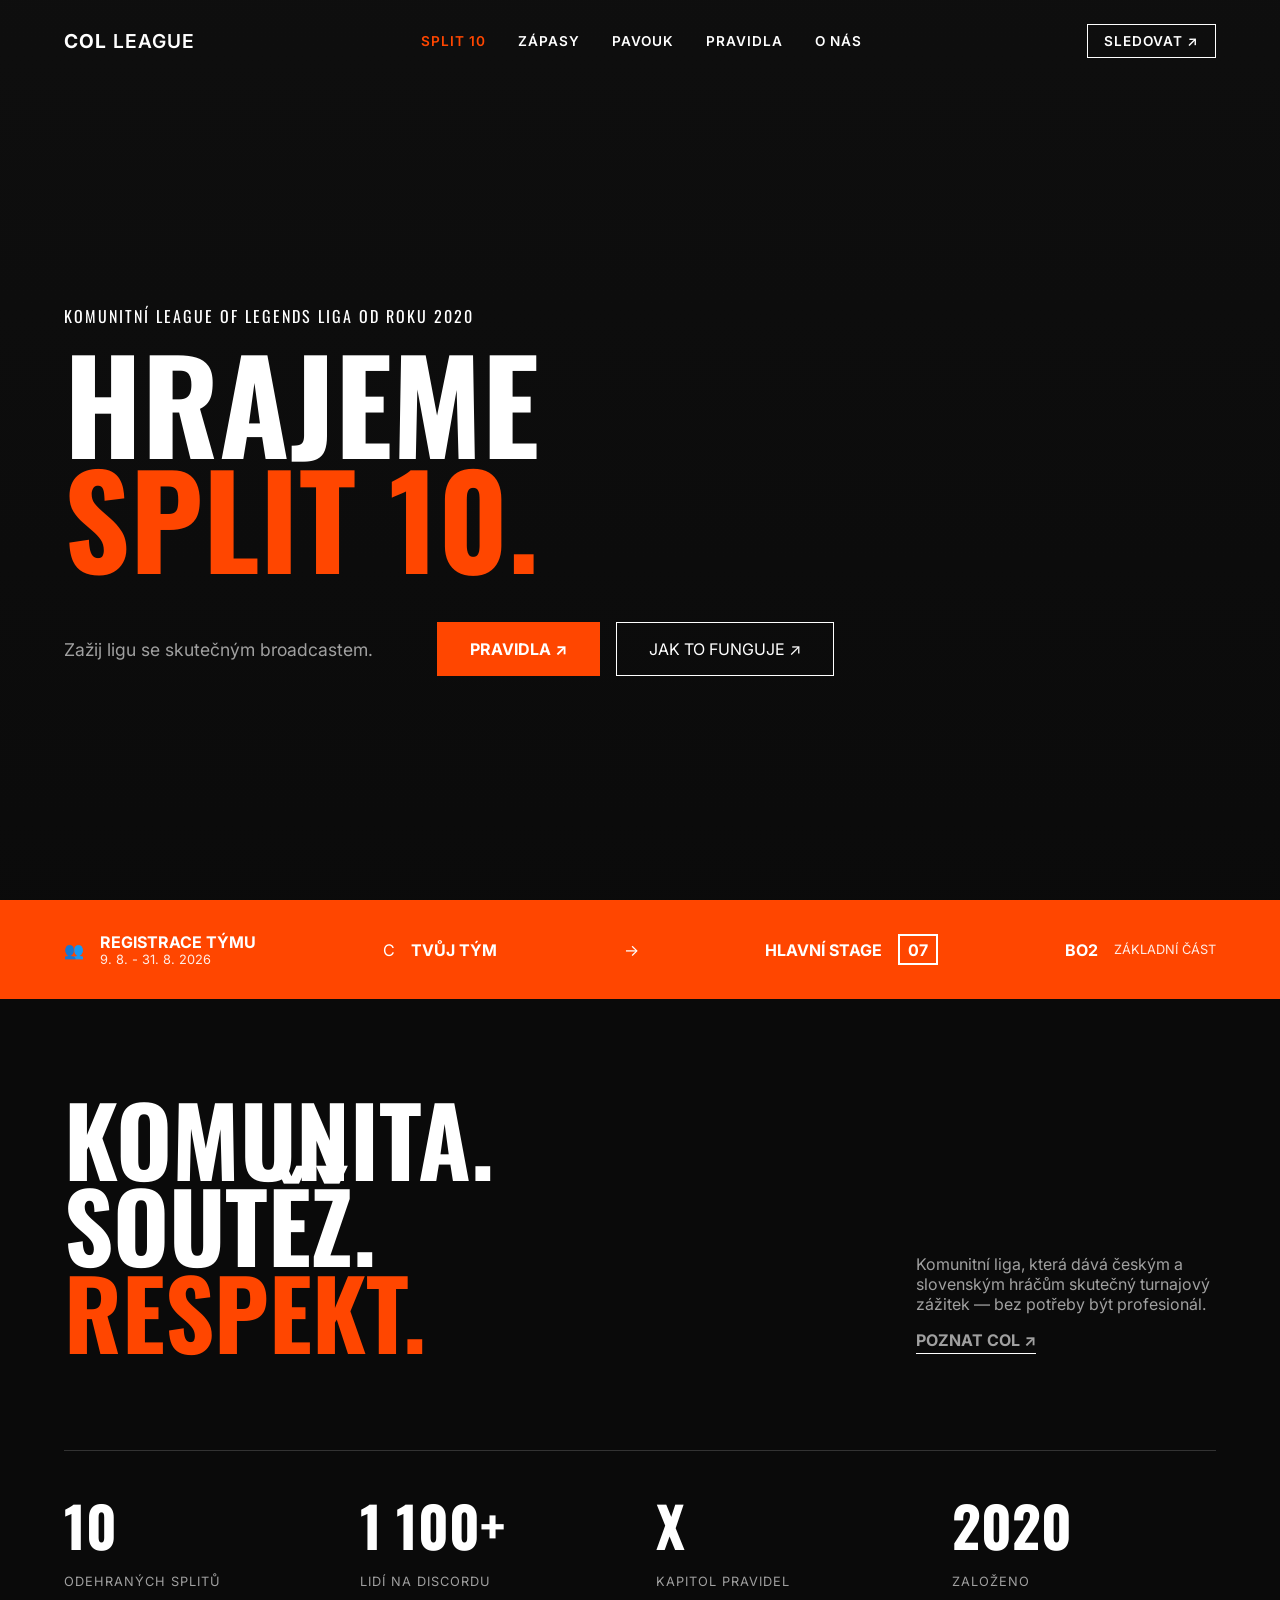
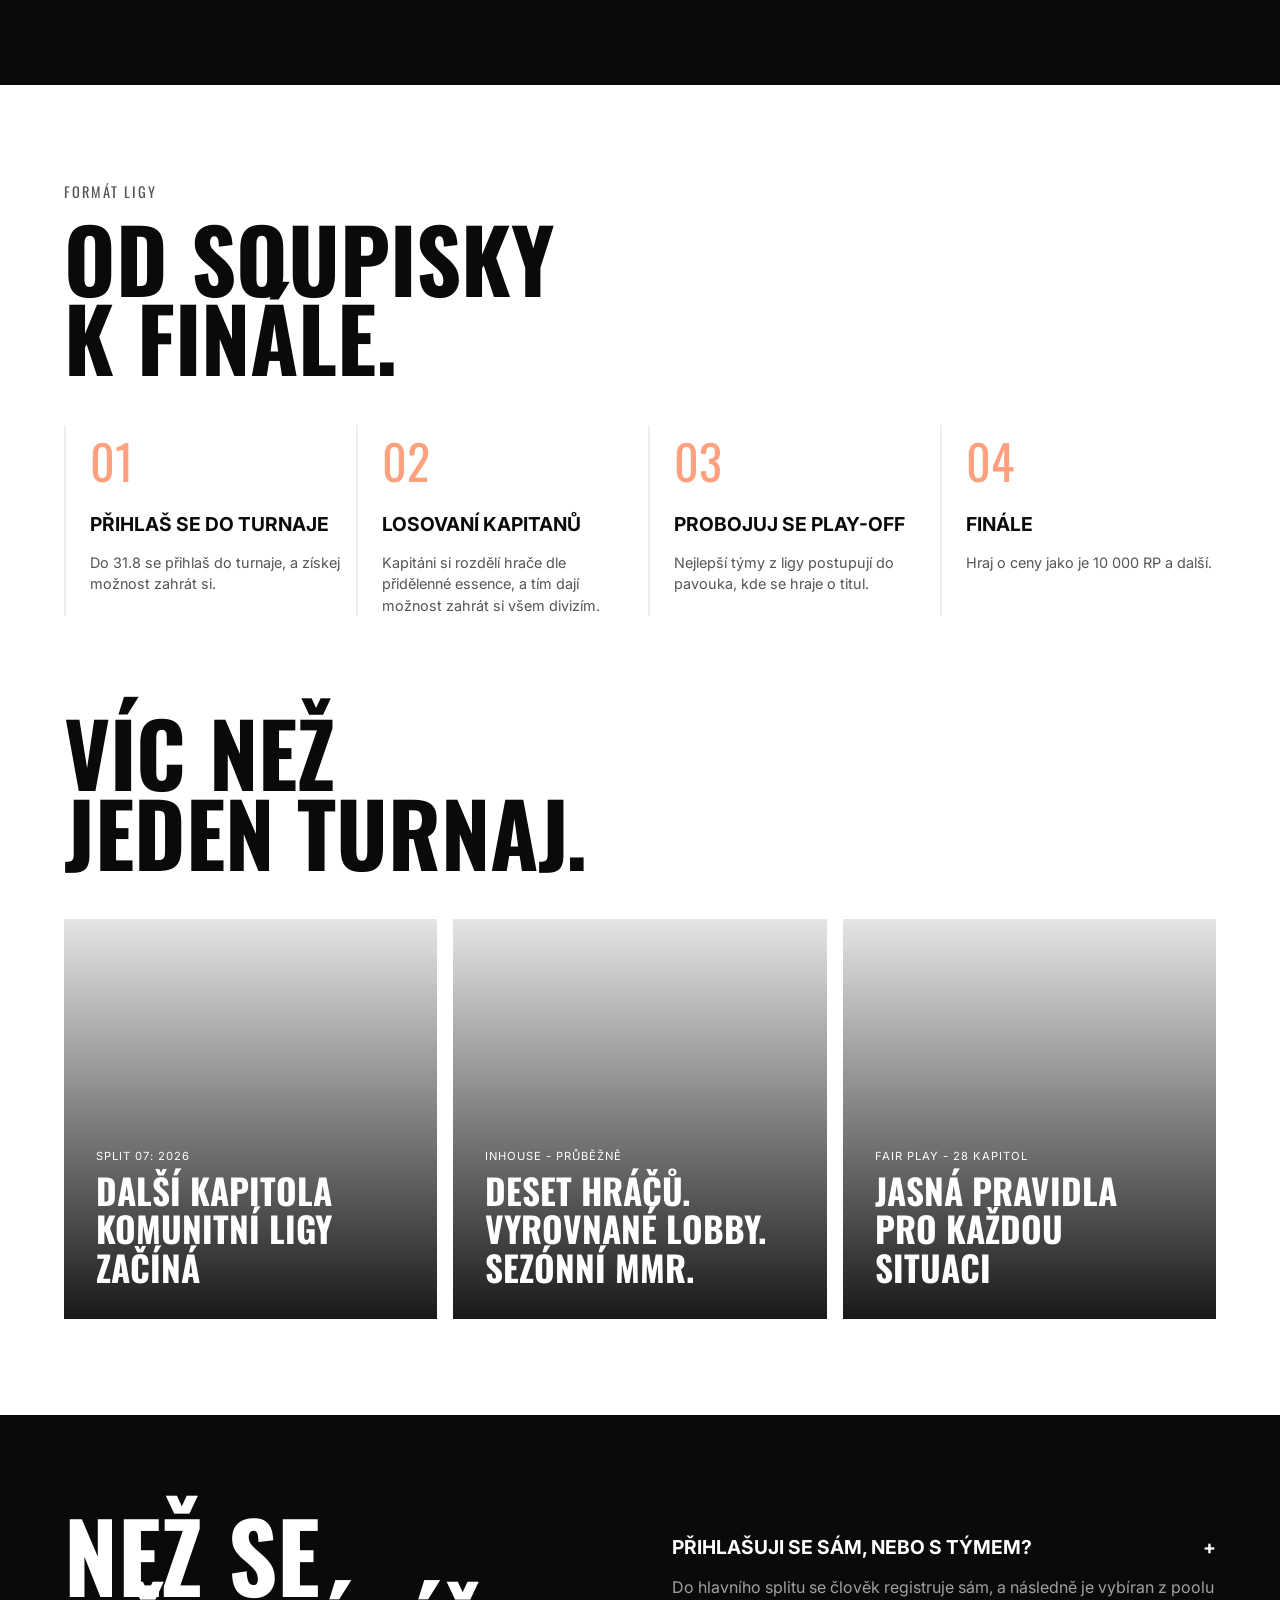
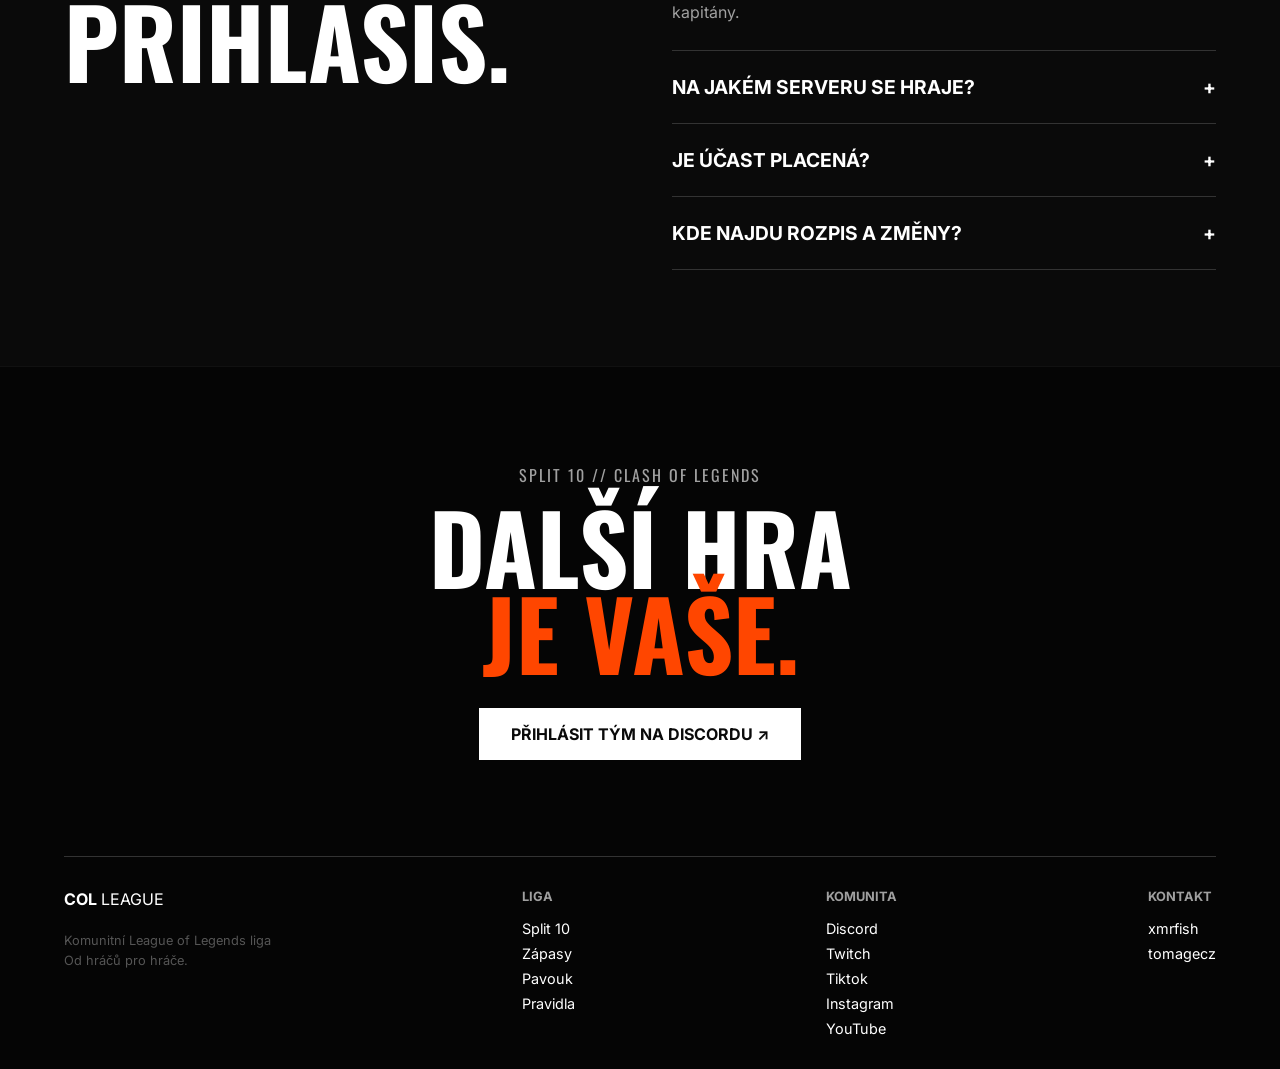
<file: index.html>
<!DOCTYPE html>
<html lang="sk">
<head>
    <meta charset="UTF-8">
    <meta name="viewport" content="width=device-width, initial-scale=1.0">
    <title>COL - Split 10</title>
    <link rel="preconnect" href="https://fonts.googleapis.com">
    <link rel="preconnect" href="https://fonts.gstatic.com" crossorigin>
    <link href="https://fonts.googleapis.com/css2?family=Inter:wght@400;600&family=Oswald:wght@700&display=swap" rel="stylesheet">
    <link rel="stylesheet" href="style.css">
</head>
<body>

    <!-- Navigácia -->
    <header class="navbar">
        <a class="logo" href="index.html" aria-label="COL League — úvodní stránka">
            <strong>COL</strong> LEAGUE
        </a>
        <nav class="nav-links">
            <a href="index.html" aria-current="page">SPLIT 10</a>
            <a href="zapasy.html">ZÁPASY</a>
            <a href="pavouk.html">PAVOUK</a>
            <a href="pravidla.html">PRAVIDLA</a>
            <a href="about.html">O NÁS</a>
        </nav>
        <div class="nav-actions">
            <a href="#" class="btn-outline">SLEDOVAT ↗</a>
        </div>
    </header>

    <!-- Hlavná Hero Sekcia -->
    <section class="hero">
        <div class="hero-content">
            <p class="subtitle">KOMUNITNÍ LEAGUE OF LEGENDS LIGA OD ROKU 2020</p>
            <h1 class="main-title">
                HRAJEME<br>
                <span class="highlight">SPLIT 10.</span>
            </h1>
            <div class="hero-actions">
                <div class="hero-text">
                    <p>Zažij ligu se skutečným broadcastem.</p>
                </div>
                <div class="hero-buttons">
                    <a href="pravidla.html" class="btn-primary large">PRAVIDLA ↗</a>
                    <a href="about.html" class="btn-secondary large">JAK TO FUNGUJE ↗</a>
                </div>
            </div>
        </div>
    </section>

    <!-- Oranžový informačný panel -->
    <section class="info-banner">
        <div class="banner-item">
            <span class="icon">👥</span>
            <div>
                <strong>REGISTRACE TÝMU</strong>
                <p>9. 8. - 31. 8. 2026</p>
            </div>
        </div>
        <div class="banner-item">
            <span class="icon">C</span>
            <div>
                <strong>TVŮJ TÝM</strong>
            </div>
        </div>
        <div class="banner-item arrow">
            →
        </div>
        <div class="banner-item">
            <strong>HLAVNÍ STAGE</strong>
            <span class="badge">07</span>
        </div>
        <div class="banner-item">
            <strong>BO2</strong>
            <p>ZÁKLADNÍ ČÁST</p>
        </div>
       
    </section>

    <!-- Sekcia: Komunita, Soutěž, Respekt -->
    <section class="section-dark about-section">
        <div class="about-top">
            <h2 class="massive-text">
                KOMUNITA.<br>
                SOUTĚŽ.<br>
                <span class="highlight">RESPEKT.</span>
            </h2>
            <div class="about-desc">
                <p>Komunitní liga, která dává českým a slovenským hráčům skutečný turnajový zážitek — bez potřeby být profesionál.</p>
                <a href="about.html" class="link-arrow">POZNAT COL ↗</a>
            </div>
        </div>
        
        <div class="stats-grid">
            <div class="stat-item">
                <h3>10</h3>
                <p>ODEHRANÝCH SPLITŮ</p>
            </div>
            <div class="stat-item">
                <h3>1 100+</h3>
                <p>LIDÍ NA DISCORDU</p>
            </div>
            <div class="stat-item">
                <h3>X</h3>
                <p>KAPITOL PRAVIDEL</p>
            </div>
            <div class="stat-item">
                <h3>2020</h3>
                <p>ZALOŽENO</p>
            </div>
        </div>
    </section>

    <!-- Sekcia: Od soupisky k finále (Biela) -->
    <section class="section-light steps-section">
        <p class="subtitle-dark">FORMÁT LIGY</p>
        <h2 class="massive-text-dark">OD SOUPISKY<br>K FINÁLE.</h2>
        
        <div class="steps-grid">
            <div class="step-card">
                <div class="step-number">01</div>
                <h4>PŘIHLAŠ SE DO TURNAJE</h4>
                <p>Do 31.8 se přihlaš do turnaje, a získej možnost zahrát si.</p>
            </div>
            <div class="step-card">
                <div class="step-number">02</div>
                <h4>LOSOVANÍ KAPITANŮ</h4>
                <p>Kapitáni si rozdělí hrače dle přidělenné essence, a tím dají možnost zahrát si všem divizím.</p>
            </div>
            <div class="step-card">
                <div class="step-number">03</div>
                <h4>PROBOJUJ SE PLAY-OFF</h4>
                <p>Nejlepší týmy z ligy postupují do pavouka, kde se hraje o titul.</p>
            </div>
            <div class="step-card">
                <div class="step-number">04</div>
                <h4>FINÁLE</h4>
                <p>Hraj o ceny jako je 10 000 RP a další.</p>
            </div>
        </div>
    </section>

    <!-- Sekcia: Víc než jeden turnaj -->
    <section class="section-light cards-section" style="padding-top: 0;">
        <h2 class="massive-text-dark">VÍC NEŽ<br>JEDEN TURNAJ.</h2>
        
        <div class="features-grid">
            <div class="feature-card bg-1">
                <p class="card-meta">SPLIT 07: 2026</p>
                <h3>DALŠÍ KAPITOLA KOMUNITNÍ LIGY ZAČÍNÁ</h3>
            </div>
            <div class="feature-card bg-2">
                <p class="card-meta">INHOUSE - PRŮBĚŽNĚ</p>
                <h3>DESET HRÁČŮ. VYROVNANÉ LOBBY. SEZÓNNÍ MMR.</h3>
            </div>
            <div class="feature-card bg-3">
                <p class="card-meta">FAIR PLAY - 28 KAPITOL</p>
                <h3>JASNÁ PRAVIDLA PRO KAŽDOU SITUACI</h3>
            </div>
        </div>
    </section>

    <!-- Sekcia: FAQ -->
    <section class="section-dark faq-section">
        <h2 class="massive-text">NEŽ SE<br>PŘIHLÁSÍŠ.</h2>
        
        <div class="faq-list">
            <details class="faq-item" open>
                <summary>PŘIHLAŠUJI SE SÁM, NEBO S TÝMEM? <span class="toggle">+</span></summary>
                <div class="faq-content">
                    Do hlavního splitu se člověk registruje sám, a následně je vybíran z poolu kapitány.
                </div>
            </details>
            <details class="faq-item">
                <summary>NA JAKÉM SERVERU SE HRAJE? <span class="toggle">+</span></summary>
                <div class="faq-content">Hraje se na serveru EU EUNE</div>
            </details>
            <details class="faq-item">
                <summary>JE ÚČAST PLACENÁ? <span class="toggle">+</span></summary>
                <div class="faq-content">Ne, účast v komunitní lize je zcela zdarma.</div>
            </details>
            <details class="faq-item">
                <summary>KDE NAJDU ROZPIS A ZMĚNY? <span class="toggle">+</span></summary>
                <div class="faq-content">Vše důležité se dozvíte na našem oficiálním Discordu.</div>
            </details>
        </div>
    </section>

    <!-- Footer -->
    <footer class="footer-section">
        <p class="subtitle" style="color: var(--text-muted); margin-bottom: 1rem;">SPLIT 10 // CLASH OF LEGENDS</p>
        <h2 class="massive-text">
            DALŠÍ HRA<br>
            <span class="highlight">JE VAŠE.</span>
        </h2>
        <a href="https://discord.gg/68KqHuSgA" class="btn-light large mt-2" style="margin-bottom: 6rem; display: inline-block;">PŘIHLÁSIT TÝM NA DISCORDU ↗</a>
        
        <div class="footer-links">
            <div class="col-logo"><strong>COL</strong> LEAGUE<br><br><span style="font-size: 0.8rem; color: #555;">Komunitní League of Legends liga<br>Od hráčů pro hráče.</span></div>
            <div class="links-group">
                <strong>LIGA</strong>
                <a href="index.html">Split 10</a>
                <a href="zapasy.html">Zápasy</a>
                <a href="pavouk.html">Pavouk</a>
                <a href="pravidla.html">Pravidla</a>
            </div>
            <div class="links-group">
                <strong>KOMUNITA</strong>
                <a href="https://discord.gg/68KqHuSgA">Discord</a>
                <a href="https://www.twitch.tv/col_official">Twitch</a>
                <a href="https://www.tiktok.com/@col.official">Tiktok</a>
                <a href="https://www.instagram.com/col_league_official">Instagram</a>
                <a href="https://www.youtube.com/@ClashofLegendsOfficial">YouTube</a>
                
            </div>
            <div class="links-group">
                <strong>KONTAKT</strong>
                <a href="https://discord.gg/68KqHuSgA">xmrfish</a>
                <a href="https://discord.gg/68KqHuSgA">tomagecz</a>
            </div>
        </div>
    </footer>

</body>
</html>
</file>
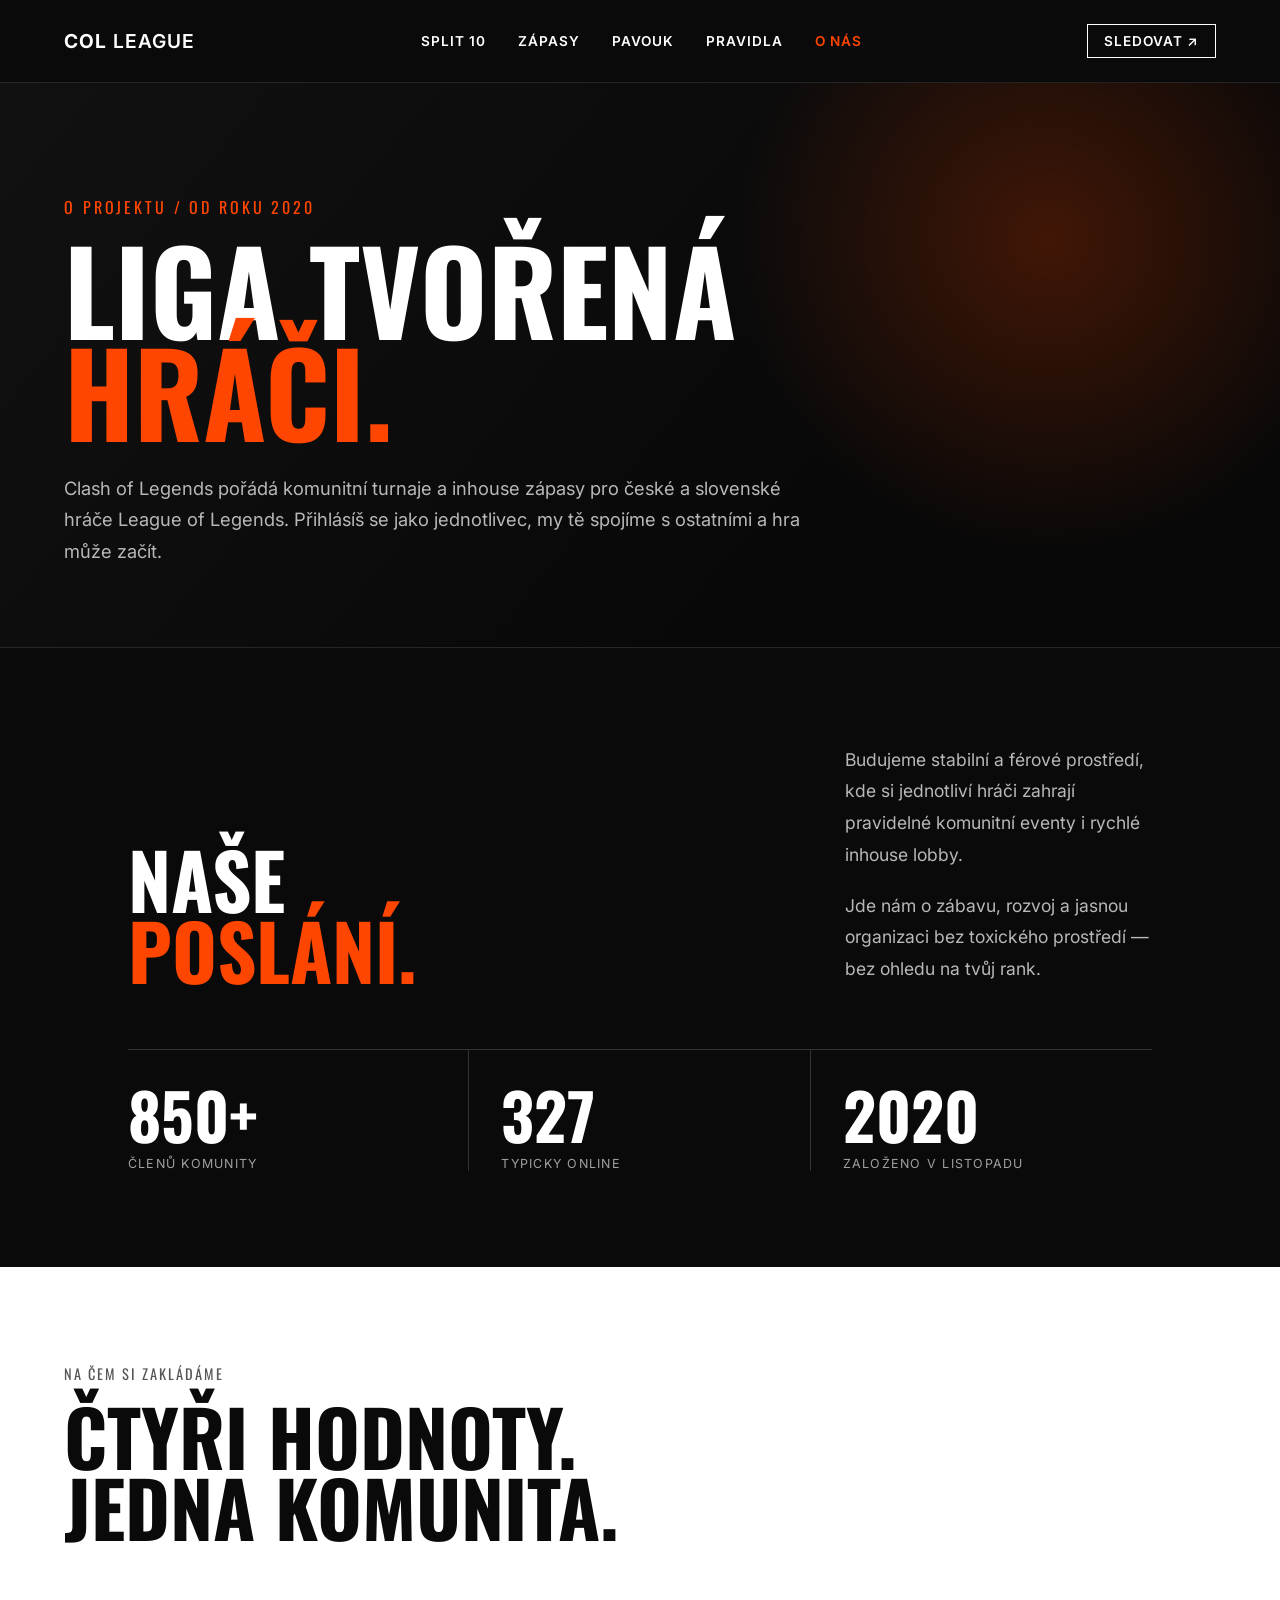
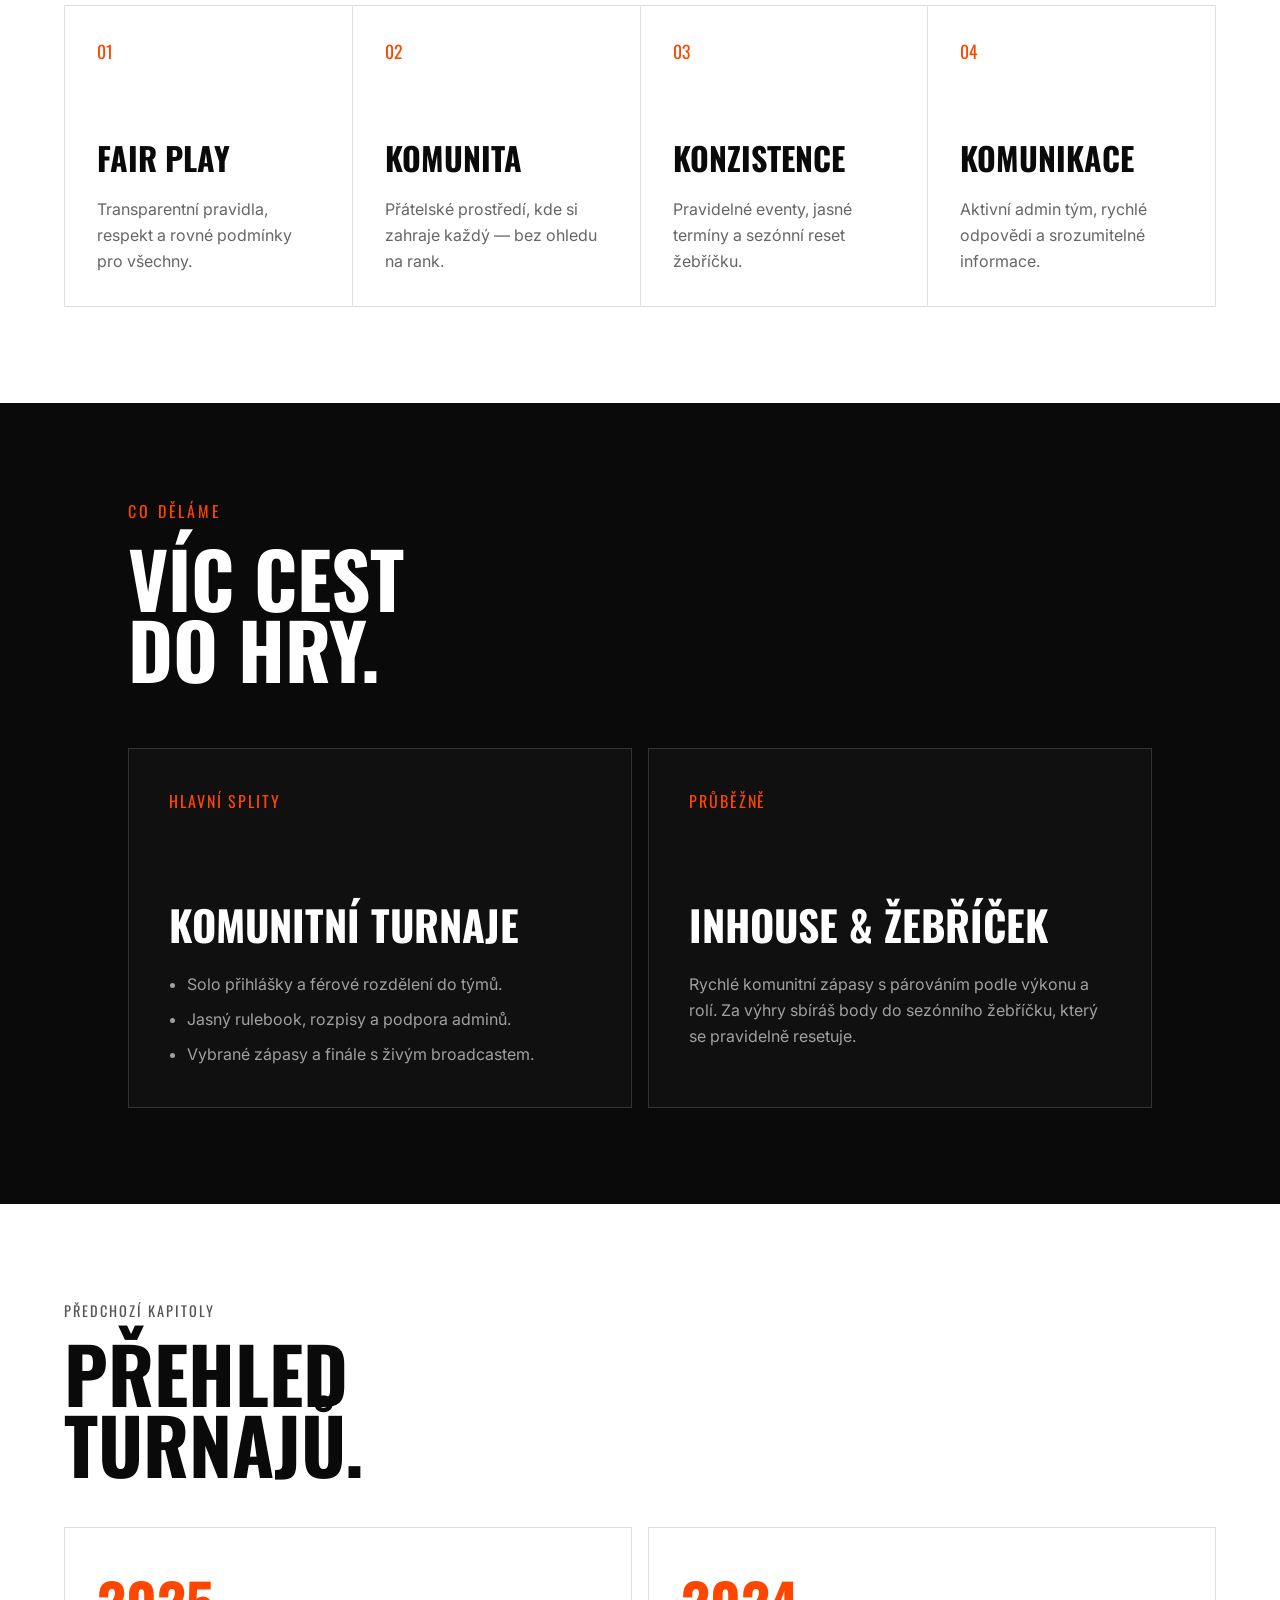
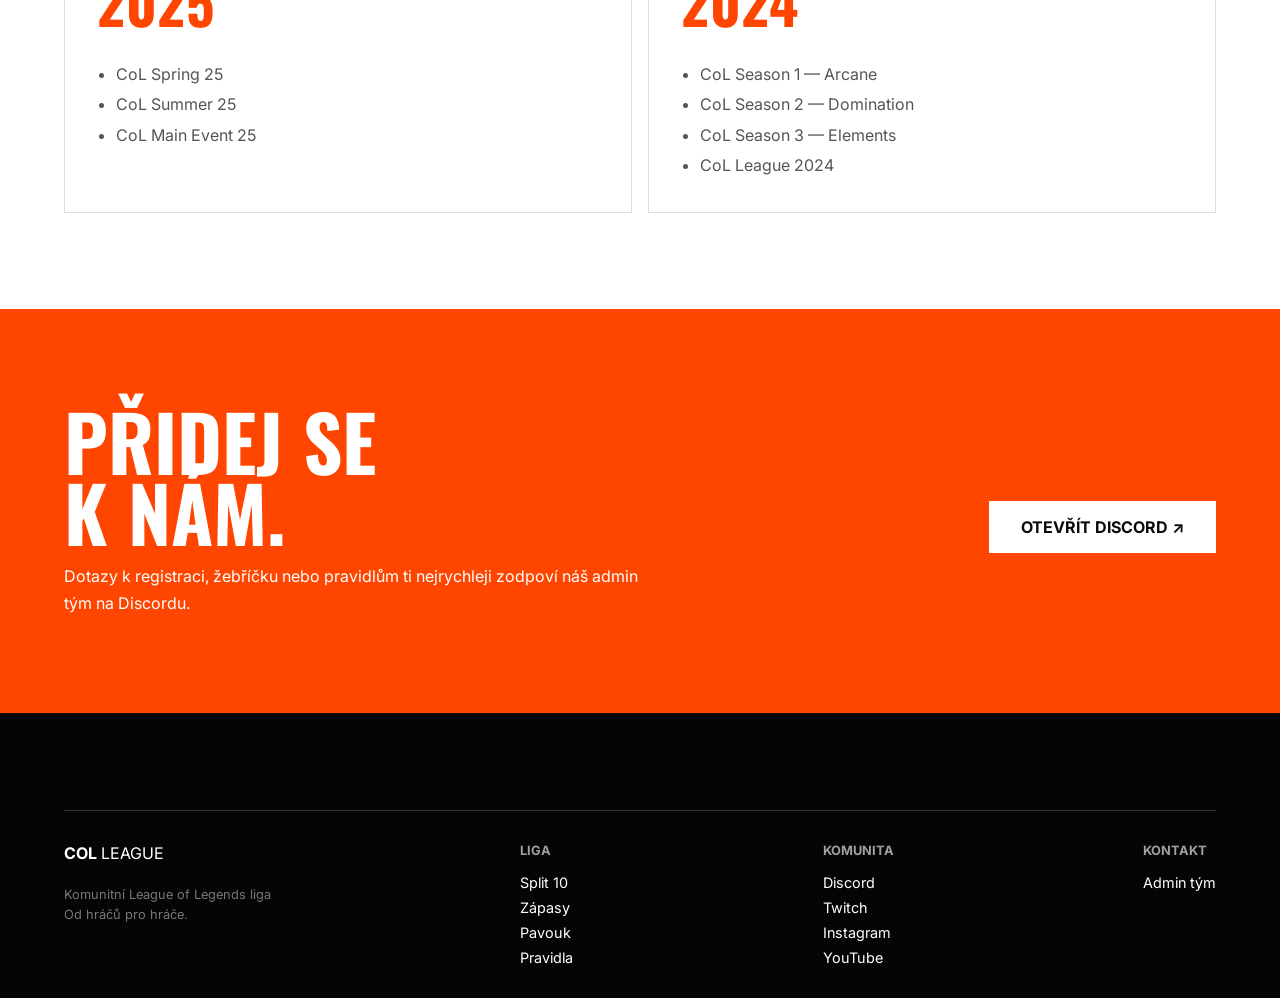
<file: about.html>
<!DOCTYPE html>
<html lang="cs">
<head>
    <meta charset="UTF-8">
    <meta name="viewport" content="width=device-width, initial-scale=1.0">
    <meta name="description" content="Poznej komunitní League of Legends ligu Clash of Legends, naše hodnoty, turnaje a inhouse zápasy.">
    <title>O nás — COL League</title>
    <link rel="preconnect" href="https://fonts.googleapis.com">
    <link rel="preconnect" href="https://fonts.gstatic.com" crossorigin>
    <link href="https://fonts.googleapis.com/css2?family=Inter:wght@400;600&family=Oswald:wght@700&display=swap" rel="stylesheet">
    <link rel="stylesheet" href="style.css">
</head>
<body class="page-body">
    <header class="navbar page-navbar">
        <a class="logo" href="index.html" aria-label="COL League — úvodní stránka"><strong>COL</strong> LEAGUE</a>
        <nav class="nav-links" aria-label="Hlavní navigace">
            <a href="index.html">SPLIT 10</a>
            <a href="zapasy.html">ZÁPASY</a>
            <a href="pavouk.html">PAVOUK</a>
            <a href="pravidla.html">PRAVIDLA</a>
            <a href="about.html" aria-current="page">O NÁS</a>
        </nav>
        <div class="nav-actions"><a href="https://www.twitch.tv/col_official" class="btn-outline">SLEDOVAT ↗</a></div>
    </header>

    <main class="page-main">
        <section class="page-hero">
            <div class="page-hero__inner">
                <p class="page-kicker">O PROJEKTU / OD ROKU 2020</p>
                <h1 class="page-title">LIGA TVOŘENÁ<br><span class="highlight">HRÁČI.</span></h1>
                <p class="page-lead">Clash of Legends pořádá komunitní turnaje a inhouse zápasy pro české a slovenské hráče League of Legends. Přihlásíš se jako jednotlivec, my tě spojíme s ostatními a hra může začít.</p>
            </div>
        </section>

        <section class="content-section section-dark">
            <div class="content-wrap">
                <div class="split-intro">
                    <h2 class="section-heading">NAŠE<br><span style="color: var(--col-primary);">POSLÁNÍ.</span></h2>
                    <div class="editorial-copy">
                        <p>Budujeme stabilní a férové prostředí, kde si jednotliví hráči zahrají pravidelné komunitní eventy i rychlé inhouse lobby.</p>
                        <p>Jde nám o zábavu, rozvoj a jasnou organizaci bez toxického prostředí — bez ohledu na tvůj rank.</p>
                    </div>
                </div>
                <div class="about-stat-row" aria-label="Statistiky projektu">
                    <div class="about-stat"><strong>850+</strong><span>členů komunity</span></div>
                    <div class="about-stat"><strong>327</strong><span>typicky online</span></div>
                    <div class="about-stat"><strong>2020</strong><span>založeno v listopadu</span></div>
                </div>
            </div>
        </section>

        <section class="content-section content-section--light">
            <div class="content-wrap">
                <p class="subtitle-dark">NA ČEM SI ZAKLÁDÁME</p>
                <h2 class="section-heading">ČTYŘI HODNOTY.<br>JEDNA KOMUNITA.</h2>
                <div class="value-grid-new">
                    <article class="value-card-new"><span class="value-number">01</span><div><h3>Fair play</h3><p>Transparentní pravidla, respekt a rovné podmínky pro všechny.</p></div></article>
                    <article class="value-card-new"><span class="value-number">02</span><div><h3>Komunita</h3><p>Přátelské prostředí, kde si zahraje každý — bez ohledu na rank.</p></div></article>
                    <article class="value-card-new"><span class="value-number">03</span><div><h3>Konzistence</h3><p>Pravidelné eventy, jasné termíny a sezónní reset žebříčku.</p></div></article>
                    <article class="value-card-new"><span class="value-number">04</span><div><h3>Komunikace</h3><p>Aktivní admin tým, rychlé odpovědi a srozumitelné informace.</p></div></article>
                </div>
            </div>
        </section>

        <section class="content-section section-dark">
            <div class="content-wrap">
                <p class="page-kicker">CO DĚLÁME</p>
                <h2 class="section-heading">VÍC CEST<br>DO HRY.</h2>
                <div class="activity-grid">
                    <article class="activity-card">
                        <span class="activity-card__tag">HLAVNÍ SPLITY</span>
                        <h3>Komunitní turnaje</h3>
                        <ul>
                            <li>Solo přihlášky a férové rozdělení do týmů.</li>
                            <li>Jasný rulebook, rozpisy a podpora adminů.</li>
                            <li>Vybrané zápasy a finále s živým broadcastem.</li>
                        </ul>
                    </article>
                    <article class="activity-card">
                        <span class="activity-card__tag">PRŮBĚŽNĚ</span>
                        <h3>Inhouse & žebříček</h3>
                        <p>Rychlé komunitní zápasy s párováním podle výkonu a rolí. Za výhry sbíráš body do sezónního žebříčku, který se pravidelně resetuje.</p>
                    </article>
                </div>
            </div>
        </section>

        <section class="content-section content-section--light">
            <div class="content-wrap">
                <p class="subtitle-dark">PŘEDCHOZÍ KAPITOLY</p>
                <h2 class="section-heading">PŘEHLED<br>TURNAJŮ.</h2>
                <div class="history-grid">
                    <article class="history-year"><h3>2025</h3><ul><li>CoL Spring 25</li><li>CoL Summer 25</li><li>CoL Main Event 25</li></ul></article>
                    <article class="history-year"><h3>2024</h3><ul><li>CoL Season 1 — Arcane</li><li>CoL Season 2 — Domination</li><li>CoL Season 3 — Elements</li><li>CoL League 2024</li></ul></article>
                </div>
            </div>
        </section>

        <section class="content-section content-section--orange">
            <div class="content-wrap contact-strip">
                <div><h2 class="section-heading">PŘIDEJ SE<br>K NÁM.</h2><p>Dotazy k registraci, žebříčku nebo pravidlům ti nejrychleji zodpoví náš admin tým na Discordu.</p></div>
                <a href="https://discord.gg/68KqHuSgA" class="btn-light large">OTEVŘÍT DISCORD ↗</a>
            </div>
        </section>
    </main>

    <footer class="footer-section">
        <div class="footer-links">
            <div class="col-logo"><strong>COL</strong> LEAGUE<br><br><span style="font-size: .8rem; color: #777;">Komunitní League of Legends liga<br>Od hráčů pro hráče.</span></div>
            <div class="links-group"><strong>LIGA</strong><a href="index.html">Split 10</a><a href="zapasy.html">Zápasy</a><a href="pavouk.html">Pavouk</a><a href="pravidla.html">Pravidla</a></div>
            <div class="links-group"><strong>KOMUNITA</strong><a href="https://discord.gg/68KqHuSgA">Discord</a><a href="https://www.twitch.tv/col_official">Twitch</a><a href="https://www.instagram.com/col_league_official">Instagram</a><a href="https://www.youtube.com/@ClashofLegendsOfficial">YouTube</a></div>
            <div class="links-group"><strong>KONTAKT</strong><a href="https://discord.gg/68KqHuSgA">Admin tým</a></div>
        </div>
    </footer>
</body>
</html>
</file>
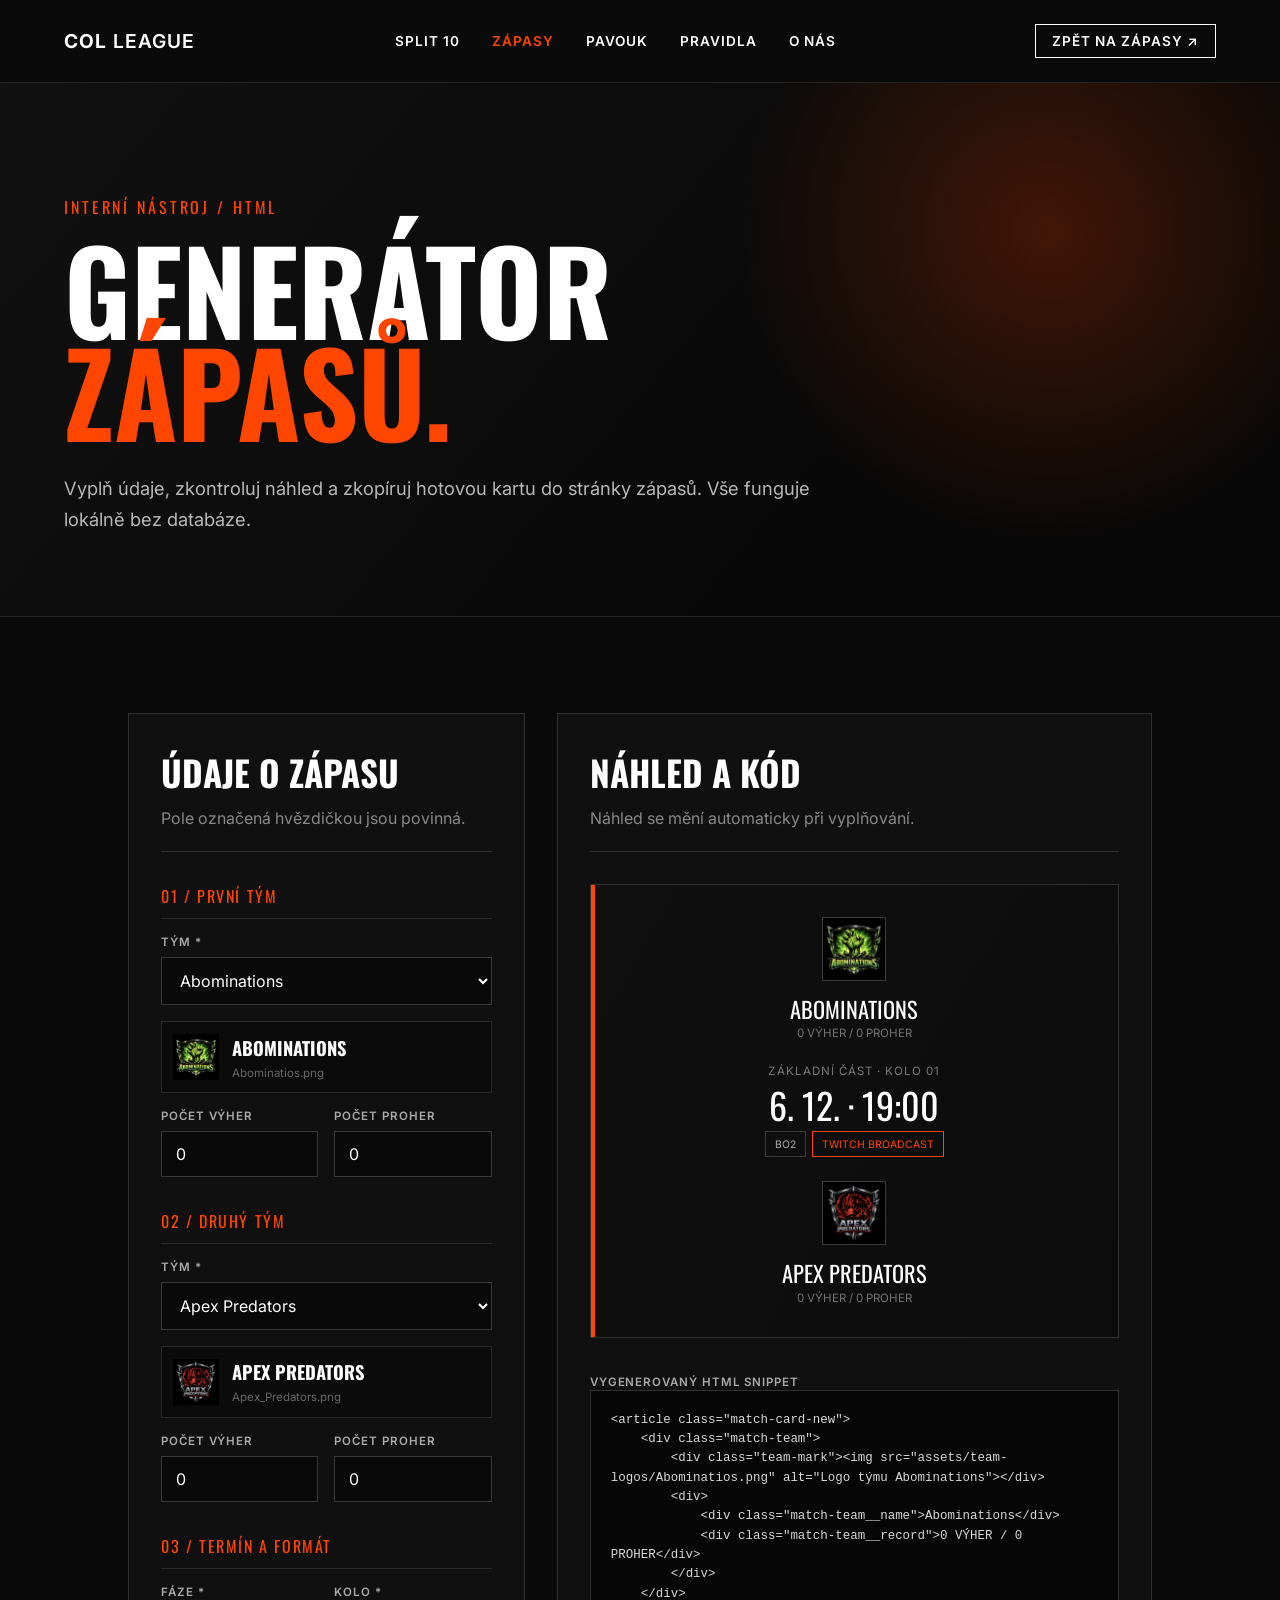
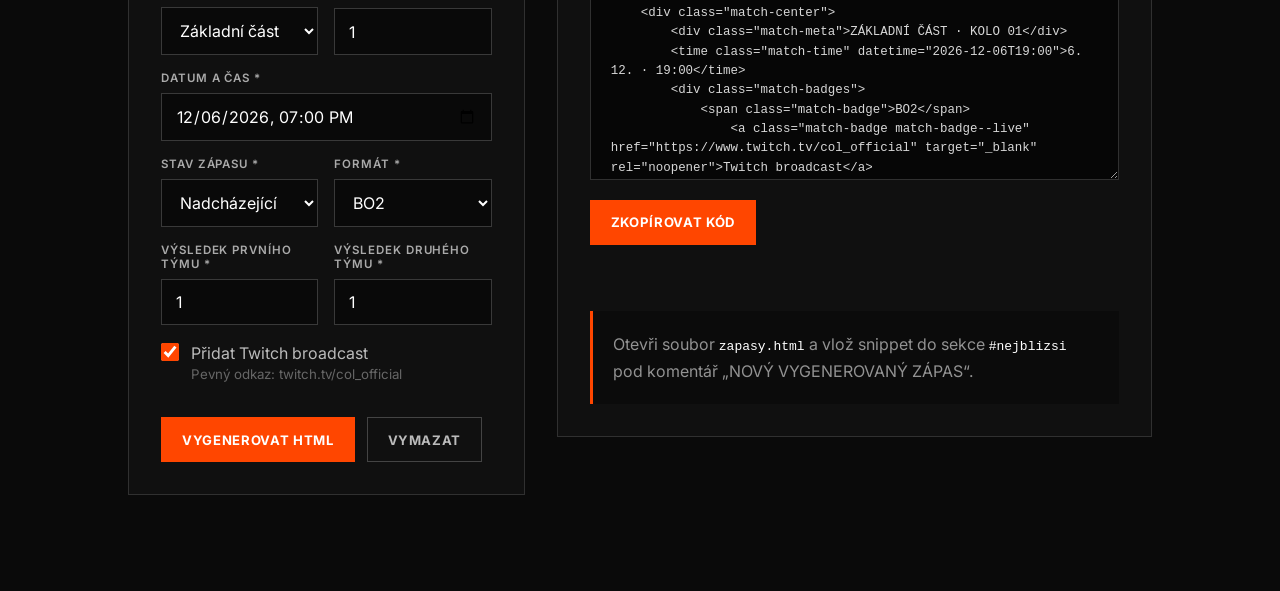
<file: generator-zapasu.html>
<!DOCTYPE html>
<html lang="cs">
<head>
    <meta charset="UTF-8">
    <meta name="viewport" content="width=device-width, initial-scale=1.0">
    <meta name="description" content="Statický HTML generátor karet zápasů pro COL League.">
    <title>Generátor zápasů — COL League</title>
    <link rel="preconnect" href="https://fonts.googleapis.com">
    <link rel="preconnect" href="https://fonts.gstatic.com" crossorigin>
    <link href="https://fonts.googleapis.com/css2?family=Inter:wght@400;600&family=Oswald:wght@700&display=swap" rel="stylesheet">
    <link rel="stylesheet" href="style.css">
</head>
<body class="page-body">
    <header class="navbar page-navbar">
        <a class="logo" href="index.html" aria-label="COL League — úvodní stránka"><strong>COL</strong> LEAGUE</a>
        <nav class="nav-links" aria-label="Hlavní navigace">
            <a href="index.html">SPLIT 10</a>
            <a href="zapasy.html" aria-current="page">ZÁPASY</a>
            <a href="pavouk.html">PAVOUK</a>
            <a href="pravidla.html">PRAVIDLA</a>
            <a href="about.html">O NÁS</a>
        </nav>
        <div class="nav-actions"><a href="zapasy.html" class="btn-outline">ZPĚT NA ZÁPASY ↗</a></div>
    </header>

    <main class="page-main">
        <section class="page-hero page-hero--compact">
            <div class="page-hero__inner">
                <p class="page-kicker">INTERNÍ NÁSTROJ / HTML</p>
                <h1 class="page-title">GENERÁTOR<br><span class="highlight">ZÁPASŮ.</span></h1>
                <p class="page-lead">Vyplň údaje, zkontroluj náhled a zkopíruj hotovou kartu do stránky zápasů. Vše funguje lokálně bez databáze.</p>
            </div>
        </section>

        <section class="content-section section-dark">
            <div class="content-wrap generator-shell">
                <section class="generator-panel" aria-labelledby="generatorFormTitle">
                    <div class="generator-panel__head">
                        <h2 id="generatorFormTitle">Údaje o zápasu</h2>
                        <p>Pole označená hvězdičkou jsou povinná.</p>
                    </div>

                    <form class="generator-form" id="matchGeneratorForm">
                        <fieldset class="generator-fieldset">
                            <legend>01 / První tým</legend>
                            <div class="generator-field">
                                <label for="team1">Tým *</label>
                                <select id="team1" name="team1" required></select>
                            </div>
                            <div class="team-choice-preview" id="team1Preview" aria-live="polite"></div>
                            <div class="generator-field-row">
                                <div class="generator-field"><label for="team1Wins">Počet výher</label><input id="team1Wins" name="team1Wins" type="number" min="0" value="0"></div>
                                <div class="generator-field"><label for="team1Losses">Počet proher</label><input id="team1Losses" name="team1Losses" type="number" min="0" value="0"></div>
                            </div>
                        </fieldset>

                        <fieldset class="generator-fieldset">
                            <legend>02 / Druhý tým</legend>
                            <div class="generator-field">
                                <label for="team2">Tým *</label>
                                <select id="team2" name="team2" required></select>
                            </div>
                            <div class="team-choice-preview" id="team2Preview" aria-live="polite"></div>
                            <div class="generator-field-row">
                                <div class="generator-field"><label for="team2Wins">Počet výher</label><input id="team2Wins" name="team2Wins" type="number" min="0" value="0"></div>
                                <div class="generator-field"><label for="team2Losses">Počet proher</label><input id="team2Losses" name="team2Losses" type="number" min="0" value="0"></div>
                            </div>
                        </fieldset>

                        <fieldset class="generator-fieldset">
                            <legend>03 / Termín a formát</legend>
                            <div class="generator-field-row">
                                <div class="generator-field">
                                    <label for="phase">Fáze *</label>
                                    <select id="phase" name="phase" required>
                                        <option value="ZÁKLADNÍ ČÁST">Základní část</option>
                                        <option value="PLAY-OFF">Play-off</option>
                                        <option value="SHOWMATCH">Showmatch</option>
                                    </select>
                                </div>
                                <div class="generator-field"><label for="round">Kolo *</label><input id="round" name="round" type="number" min="1" value="1" required></div>
                            </div>
                            <div class="generator-field">
                                <label for="startAt">Datum a čas *</label>
                                <input id="startAt" name="startAt" type="datetime-local" required>
                            </div>
                            <div class="generator-field-row">
                                <div class="generator-field">
                                    <label for="matchState">Stav zápasu *</label>
                                    <select id="matchState" name="matchState" required>
                                        <option value="scheduled" selected>Nadcházející</option>
                                        <option value="finished">Dohraný</option>
                                    </select>
                                </div>
                                <div class="generator-field">
                                    <label for="format">Formát *</label>
                                    <select id="format" name="format" required>
                                        <option value="BO2" selected>BO2</option>
                                        <option value="BO1">BO1</option>
                                        <option value="BO3">BO3</option>
                                        <option value="BO5">BO5</option>
                                    </select>
                                </div>
                            </div>
                            <div class="generator-field-row generator-score-fields" id="scoreFields" hidden>
                                <div class="generator-field"><label for="team1Score">Výsledek prvního týmu *</label><input id="team1Score" name="team1Score" type="number" min="0" value="1"></div>
                                <div class="generator-field"><label for="team2Score">Výsledek druhého týmu *</label><input id="team2Score" name="team2Score" type="number" min="0" value="1"></div>
                            </div>
                            <label class="generator-check" for="broadcast">
                                <input id="broadcast" name="broadcast" type="checkbox" checked>
                                <span>Přidat Twitch broadcast<small>Pevný odkaz: twitch.tv/col_official</small></span>
                            </label>
                        </fieldset>

                        <div class="generator-error" id="generatorError" role="alert" hidden></div>
                        <div class="generator-actions">
                            <button class="generator-button" type="submit">Vygenerovat HTML</button>
                            <button class="generator-button generator-button--secondary" id="resetGenerator" type="button">Vymazat</button>
                        </div>
                    </form>
                </section>

                <section class="generator-panel generator-panel--sticky" aria-labelledby="generatorOutputTitle">
                    <div class="generator-panel__head">
                        <h2 id="generatorOutputTitle">Náhled a kód</h2>
                        <p>Náhled se mění automaticky při vyplňování.</p>
                    </div>
                    <div class="generator-preview" id="matchPreview" aria-live="polite"></div>
                    <div class="code-output-wrap">
                        <label class="generator-field__label" for="generatedCode">Vygenerovaný HTML snippet</label>
                        <textarea class="code-output" id="generatedCode" readonly spellcheck="false"></textarea>
                    </div>
                    <div class="generator-actions" style="margin-top: 1rem;">
                        <button class="generator-button" id="copyCode" type="button">Zkopírovat kód</button>
                    </div>
                    <p class="copy-status" id="copyStatus" aria-live="polite"></p>
                    <div class="generator-help">
                        Otevři soubor <code>zapasy.html</code> a vlož snippet do sekce <code id="pasteTarget">#nejblizsi</code><span id="pasteHint"> pod komentář „NOVÝ VYGENEROVANÝ ZÁPAS“</span>.
                    </div>
                </section>
            </div>
        </section>
    </main>

    <script src="generator-zapasu.js"></script>
</body>
</html>
</file>
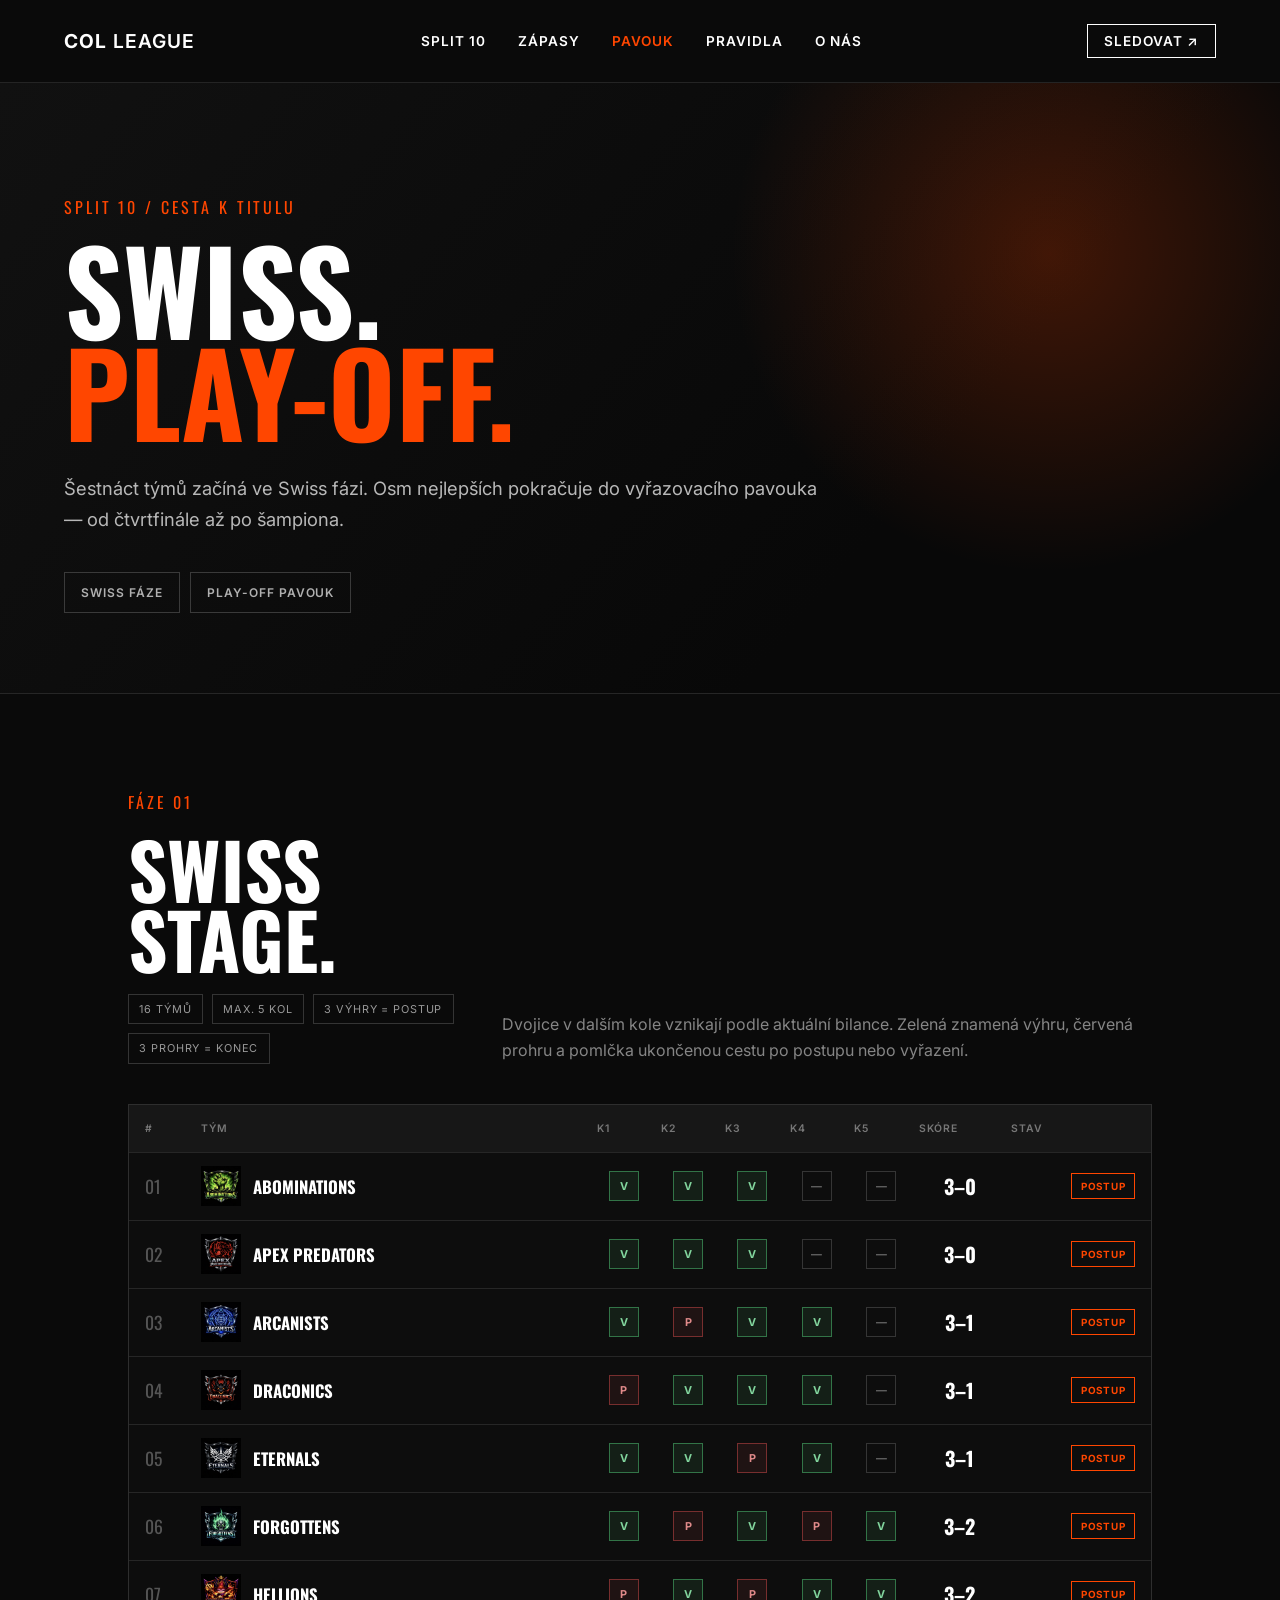
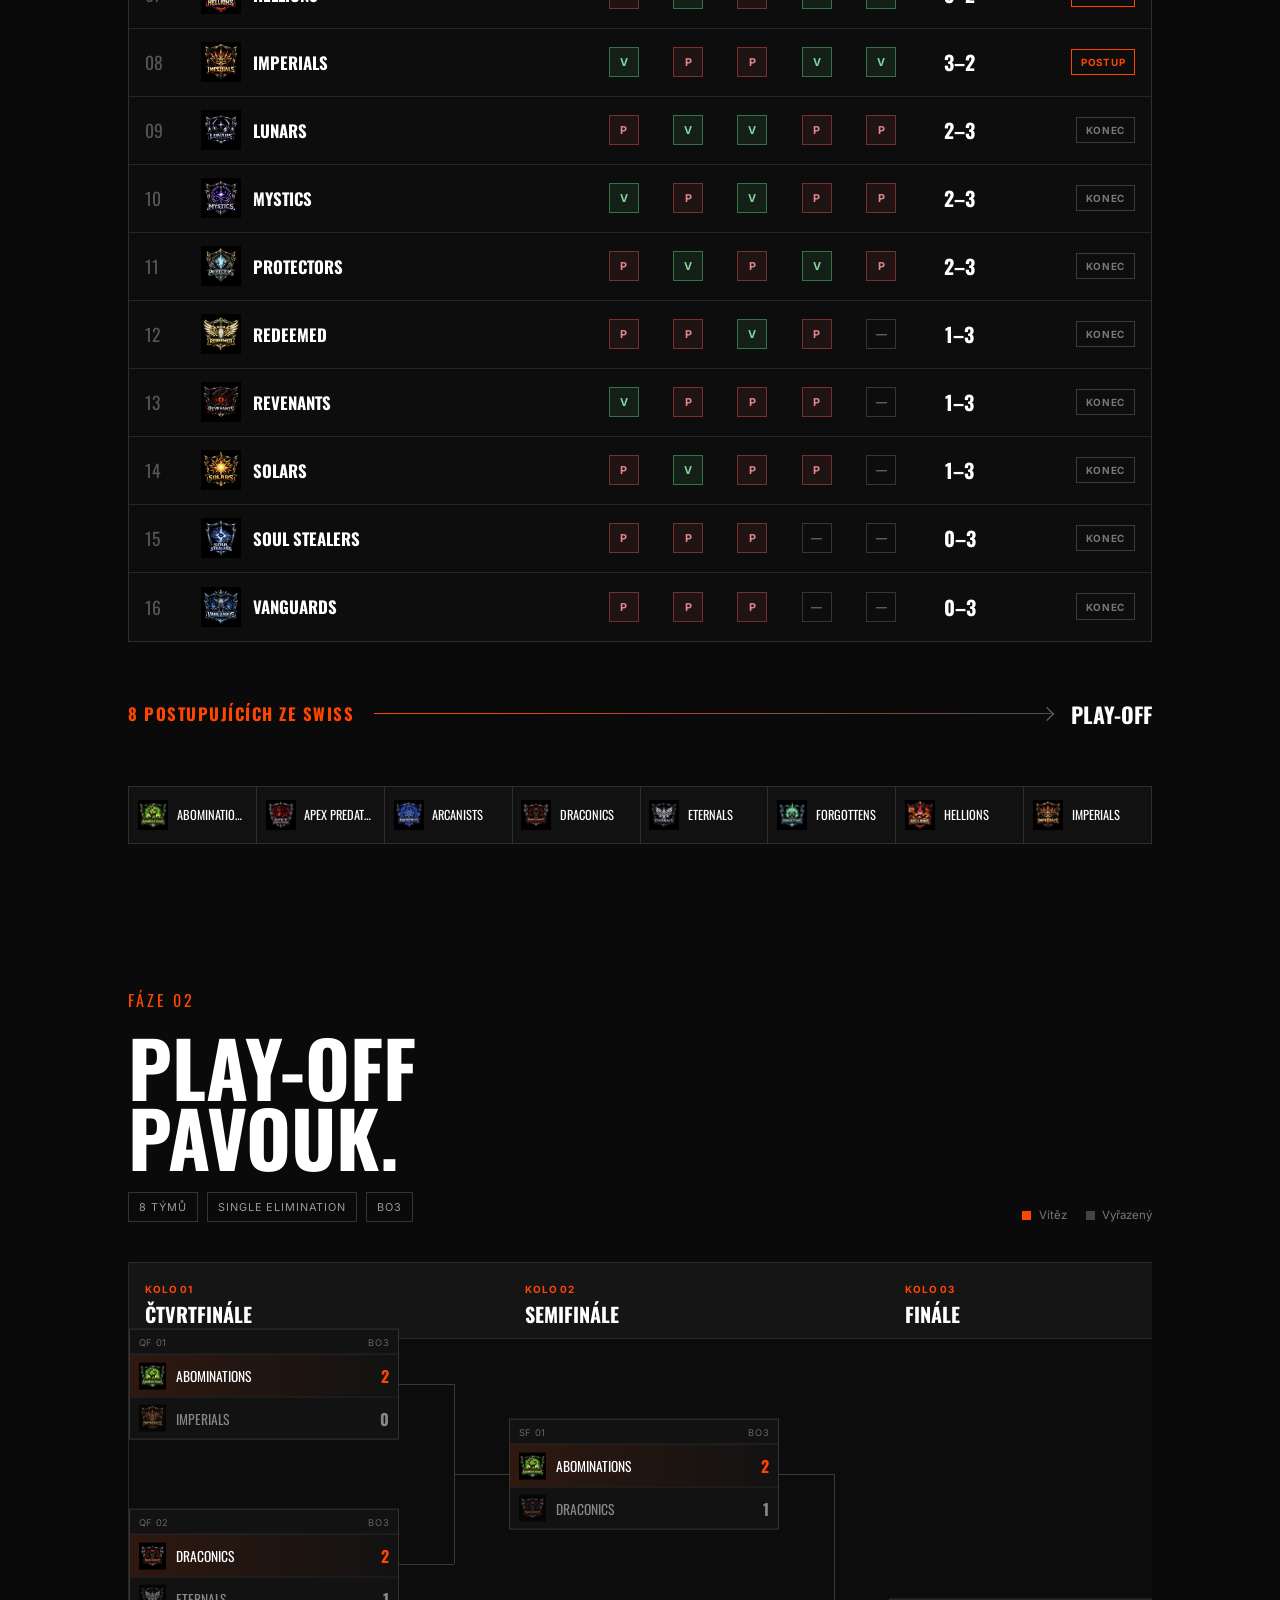
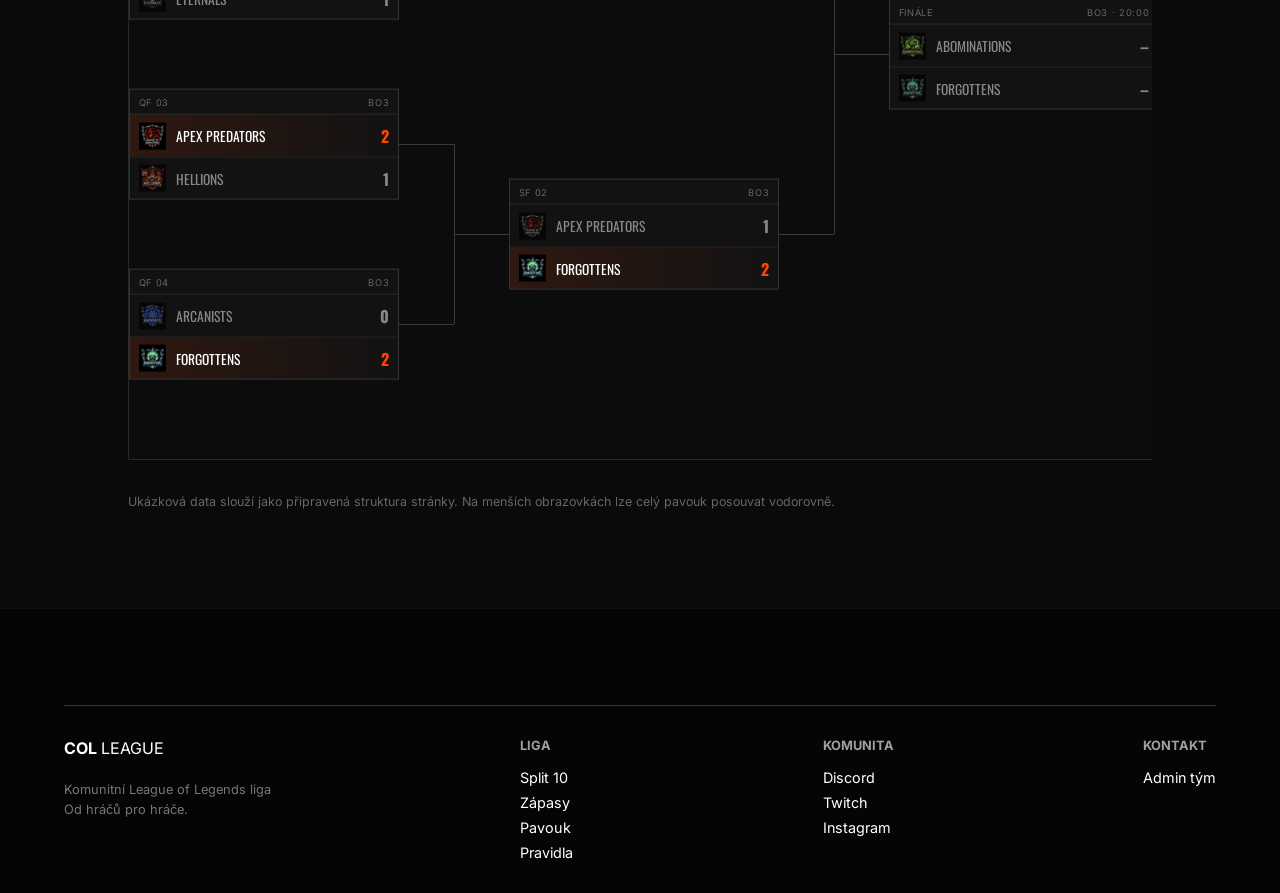
<file: pavouk.html>
<!DOCTYPE html>
<html lang="cs">
<head>
    <meta charset="UTF-8">
    <meta name="viewport" content="width=device-width, initial-scale=1.0">
    <meta name="description" content="Kompletní Swiss fáze a play-off pavouk COL League Split 10.">
    <title>Pavouk — COL League</title>
    <link rel="preconnect" href="https://fonts.googleapis.com">
    <link rel="preconnect" href="https://fonts.gstatic.com" crossorigin>
    <link href="https://fonts.googleapis.com/css2?family=Inter:wght@400;600&family=Oswald:wght@700&display=swap" rel="stylesheet">
    <link rel="stylesheet" href="style.css">
</head>
<body class="page-body">
    <header class="navbar page-navbar">
        <a class="logo" href="index.html" aria-label="COL League — úvodní stránka"><strong>COL</strong> LEAGUE</a>
        <nav class="nav-links" aria-label="Hlavní navigace">
            <a href="index.html">SPLIT 10</a>
            <a href="zapasy.html">ZÁPASY</a>
            <a href="pavouk.html" aria-current="page">PAVOUK</a>
            <a href="pravidla.html">PRAVIDLA</a>
            <a href="about.html">O NÁS</a>
        </nav>
        <div class="nav-actions"><a href="https://www.twitch.tv/col_official" class="btn-outline">SLEDOVAT ↗</a></div>
    </header>

    <main class="page-main">
        <section class="page-hero page-hero--compact">
            <div class="page-hero__inner">
                <p class="page-kicker">SPLIT 10 / CESTA K TITULU</p>
                <h1 class="page-title">SWISS.<br><span class="highlight">PLAY-OFF.</span></h1>
                <p class="page-lead">Šestnáct týmů začíná ve Swiss fázi. Osm nejlepších pokračuje do vyřazovacího pavouka — od čtvrtfinále až po šampiona.</p>
                <nav class="tournament-nav" aria-label="Navigace turnajem"><a href="#swiss">Swiss fáze</a><a href="#playoff">Play-off pavouk</a></nav>
            </div>
        </section>

        <section class="content-section section-dark" id="swiss">
            <div class="content-wrap">
                <div class="stage-heading-row">
                    <div>
                        <p class="page-kicker">FÁZE 01</p>
                        <h2 class="section-heading">SWISS<br>STAGE.</h2>
                        <div class="stage-facts"><span class="stage-fact">16 týmů</span><span class="stage-fact">Max. 5 kol</span><span class="stage-fact">3 výhry = postup</span><span class="stage-fact">3 prohry = konec</span></div>
                    </div>
                    <p class="stage-heading-copy">Dvojice v dalším kole vznikají podle aktuální bilance. Zelená znamená výhru, červená prohru a pomlčka ukončenou cestu po postupu nebo vyřazení.</p>
                </div>

                <div class="swiss-board-wrap" role="region" aria-label="Výsledky Swiss fáze" tabindex="0">
                    <div class="swiss-board">
                        <div class="swiss-row swiss-row--head"><span>#</span><span>Tým</span><span>K1</span><span>K2</span><span>K3</span><span>K4</span><span>K5</span><span>Skóre</span><span>Stav</span></div>
                        <div class="swiss-row"><span class="swiss-seed">01</span><span class="swiss-team"><img src="assets/team-logos/Abominatios.png" alt=""><strong>Abominations</strong></span><span class="swiss-result swiss-result--win">V</span><span class="swiss-result swiss-result--win">V</span><span class="swiss-result swiss-result--win">V</span><span class="swiss-result">—</span><span class="swiss-result">—</span><strong class="swiss-record">3–0</strong><span class="swiss-status swiss-status--advance">Postup</span></div>
                        <div class="swiss-row"><span class="swiss-seed">02</span><span class="swiss-team"><img src="assets/team-logos/Apex_Predators.png" alt=""><strong>Apex Predators</strong></span><span class="swiss-result swiss-result--win">V</span><span class="swiss-result swiss-result--win">V</span><span class="swiss-result swiss-result--win">V</span><span class="swiss-result">—</span><span class="swiss-result">—</span><strong class="swiss-record">3–0</strong><span class="swiss-status swiss-status--advance">Postup</span></div>
                        <div class="swiss-row"><span class="swiss-seed">03</span><span class="swiss-team"><img src="assets/team-logos/Arcanists.png" alt=""><strong>Arcanists</strong></span><span class="swiss-result swiss-result--win">V</span><span class="swiss-result swiss-result--loss">P</span><span class="swiss-result swiss-result--win">V</span><span class="swiss-result swiss-result--win">V</span><span class="swiss-result">—</span><strong class="swiss-record">3–1</strong><span class="swiss-status swiss-status--advance">Postup</span></div>
                        <div class="swiss-row"><span class="swiss-seed">04</span><span class="swiss-team"><img src="assets/team-logos/Draconics.png" alt=""><strong>Draconics</strong></span><span class="swiss-result swiss-result--loss">P</span><span class="swiss-result swiss-result--win">V</span><span class="swiss-result swiss-result--win">V</span><span class="swiss-result swiss-result--win">V</span><span class="swiss-result">—</span><strong class="swiss-record">3–1</strong><span class="swiss-status swiss-status--advance">Postup</span></div>
                        <div class="swiss-row"><span class="swiss-seed">05</span><span class="swiss-team"><img src="assets/team-logos/Eternals.png" alt=""><strong>Eternals</strong></span><span class="swiss-result swiss-result--win">V</span><span class="swiss-result swiss-result--win">V</span><span class="swiss-result swiss-result--loss">P</span><span class="swiss-result swiss-result--win">V</span><span class="swiss-result">—</span><strong class="swiss-record">3–1</strong><span class="swiss-status swiss-status--advance">Postup</span></div>
                        <div class="swiss-row"><span class="swiss-seed">06</span><span class="swiss-team"><img src="assets/team-logos/Forgottens.png" alt=""><strong>Forgottens</strong></span><span class="swiss-result swiss-result--win">V</span><span class="swiss-result swiss-result--loss">P</span><span class="swiss-result swiss-result--win">V</span><span class="swiss-result swiss-result--loss">P</span><span class="swiss-result swiss-result--win">V</span><strong class="swiss-record">3–2</strong><span class="swiss-status swiss-status--advance">Postup</span></div>
                        <div class="swiss-row"><span class="swiss-seed">07</span><span class="swiss-team"><img src="assets/team-logos/Hellions.png" alt=""><strong>Hellions</strong></span><span class="swiss-result swiss-result--loss">P</span><span class="swiss-result swiss-result--win">V</span><span class="swiss-result swiss-result--loss">P</span><span class="swiss-result swiss-result--win">V</span><span class="swiss-result swiss-result--win">V</span><strong class="swiss-record">3–2</strong><span class="swiss-status swiss-status--advance">Postup</span></div>
                        <div class="swiss-row"><span class="swiss-seed">08</span><span class="swiss-team"><img src="assets/team-logos/Imperials.png" alt=""><strong>Imperials</strong></span><span class="swiss-result swiss-result--win">V</span><span class="swiss-result swiss-result--loss">P</span><span class="swiss-result swiss-result--loss">P</span><span class="swiss-result swiss-result--win">V</span><span class="swiss-result swiss-result--win">V</span><strong class="swiss-record">3–2</strong><span class="swiss-status swiss-status--advance">Postup</span></div>
                        <div class="swiss-row"><span class="swiss-seed">09</span><span class="swiss-team"><img src="assets/team-logos/Lunars.png" alt=""><strong>Lunars</strong></span><span class="swiss-result swiss-result--loss">P</span><span class="swiss-result swiss-result--win">V</span><span class="swiss-result swiss-result--win">V</span><span class="swiss-result swiss-result--loss">P</span><span class="swiss-result swiss-result--loss">P</span><strong class="swiss-record">2–3</strong><span class="swiss-status">Konec</span></div>
                        <div class="swiss-row"><span class="swiss-seed">10</span><span class="swiss-team"><img src="assets/team-logos/Mystics.png" alt=""><strong>Mystics</strong></span><span class="swiss-result swiss-result--win">V</span><span class="swiss-result swiss-result--loss">P</span><span class="swiss-result swiss-result--win">V</span><span class="swiss-result swiss-result--loss">P</span><span class="swiss-result swiss-result--loss">P</span><strong class="swiss-record">2–3</strong><span class="swiss-status">Konec</span></div>
                        <div class="swiss-row"><span class="swiss-seed">11</span><span class="swiss-team"><img src="assets/team-logos/Protectors.png" alt=""><strong>Protectors</strong></span><span class="swiss-result swiss-result--loss">P</span><span class="swiss-result swiss-result--win">V</span><span class="swiss-result swiss-result--loss">P</span><span class="swiss-result swiss-result--win">V</span><span class="swiss-result swiss-result--loss">P</span><strong class="swiss-record">2–3</strong><span class="swiss-status">Konec</span></div>
                        <div class="swiss-row"><span class="swiss-seed">12</span><span class="swiss-team"><img src="assets/team-logos/Redeemed.png" alt=""><strong>Redeemed</strong></span><span class="swiss-result swiss-result--loss">P</span><span class="swiss-result swiss-result--loss">P</span><span class="swiss-result swiss-result--win">V</span><span class="swiss-result swiss-result--loss">P</span><span class="swiss-result">—</span><strong class="swiss-record">1–3</strong><span class="swiss-status">Konec</span></div>
                        <div class="swiss-row"><span class="swiss-seed">13</span><span class="swiss-team"><img src="assets/team-logos/Revenants.png" alt=""><strong>Revenants</strong></span><span class="swiss-result swiss-result--win">V</span><span class="swiss-result swiss-result--loss">P</span><span class="swiss-result swiss-result--loss">P</span><span class="swiss-result swiss-result--loss">P</span><span class="swiss-result">—</span><strong class="swiss-record">1–3</strong><span class="swiss-status">Konec</span></div>
                        <div class="swiss-row"><span class="swiss-seed">14</span><span class="swiss-team"><img src="assets/team-logos/Solars.png" alt=""><strong>Solars</strong></span><span class="swiss-result swiss-result--loss">P</span><span class="swiss-result swiss-result--win">V</span><span class="swiss-result swiss-result--loss">P</span><span class="swiss-result swiss-result--loss">P</span><span class="swiss-result">—</span><strong class="swiss-record">1–3</strong><span class="swiss-status">Konec</span></div>
                        <div class="swiss-row"><span class="swiss-seed">15</span><span class="swiss-team"><img src="assets/team-logos/Soul_Stealers.png" alt=""><strong>Soul Stealers</strong></span><span class="swiss-result swiss-result--loss">P</span><span class="swiss-result swiss-result--loss">P</span><span class="swiss-result swiss-result--loss">P</span><span class="swiss-result">—</span><span class="swiss-result">—</span><strong class="swiss-record">0–3</strong><span class="swiss-status">Konec</span></div>
                        <div class="swiss-row"><span class="swiss-seed">16</span><span class="swiss-team"><img src="assets/team-logos/Vanguards.png" alt=""><strong>Vanguards</strong></span><span class="swiss-result swiss-result--loss">P</span><span class="swiss-result swiss-result--loss">P</span><span class="swiss-result swiss-result--loss">P</span><span class="swiss-result">—</span><span class="swiss-result">—</span><strong class="swiss-record">0–3</strong><span class="swiss-status">Konec</span></div>
                    </div>
                </div>

                <div class="stage-bridge" aria-label="Přechod ze Swiss fáze do play-off"><strong class="stage-bridge__label">8 postupujících ze Swiss</strong><span class="stage-bridge__line" aria-hidden="true"></span><strong class="stage-bridge__target">Play-off</strong></div>
                <div class="qualifier-strip" aria-label="Postupující týmy">
                    <div class="qualifier"><img src="assets/team-logos/Abominatios.png" alt=""><span>Abominations</span></div><div class="qualifier"><img src="assets/team-logos/Apex_Predators.png" alt=""><span>Apex Predators</span></div><div class="qualifier"><img src="assets/team-logos/Arcanists.png" alt=""><span>Arcanists</span></div><div class="qualifier"><img src="assets/team-logos/Draconics.png" alt=""><span>Draconics</span></div><div class="qualifier"><img src="assets/team-logos/Eternals.png" alt=""><span>Eternals</span></div><div class="qualifier"><img src="assets/team-logos/Forgottens.png" alt=""><span>Forgottens</span></div><div class="qualifier"><img src="assets/team-logos/Hellions.png" alt=""><span>Hellions</span></div><div class="qualifier"><img src="assets/team-logos/Imperials.png" alt=""><span>Imperials</span></div>
                </div>
            </div>
        </section>

        <section class="content-section section-dark" id="playoff" style="padding-top: 2rem;">
            <div class="content-wrap">
                <div class="stage-heading-row">
                    <div><p class="page-kicker">FÁZE 02</p><h2 class="section-heading">PLAY-OFF<br>PAVOUK.</h2><div class="stage-facts"><span class="stage-fact">8 týmů</span><span class="stage-fact">Single elimination</span><span class="stage-fact">BO3</span></div></div>
                    <div class="bracket-legend"><span><i class="is-winner"></i>Vítěz</span><span><i></i>Vyřazený</span></div>
                </div>

                <div class="bracket-scroll" role="region" aria-label="Play-off pavouk" tabindex="0">
                    <div class="bracket">
                        <section class="bracket-column" aria-labelledby="quarterTitle">
                            <header class="bracket-column__head"><span>Kolo 01</span><h3 id="quarterTitle">Čtvrtfinále</h3></header>
                            <div class="bracket-stage">
                                <article class="bracket-match" style="--slot: 6.25%;"><div class="bracket-match__meta"><span>QF 01</span><span>BO3</span></div><div class="bracket-team bracket-team--winner"><img src="assets/team-logos/Abominatios.png" alt=""><span>Abominations</span><strong>2</strong></div><div class="bracket-team"><img src="assets/team-logos/Imperials.png" alt=""><span>Imperials</span><strong>0</strong></div></article>
                                <article class="bracket-match" style="--slot: 31.25%;"><div class="bracket-match__meta"><span>QF 02</span><span>BO3</span></div><div class="bracket-team bracket-team--winner"><img src="assets/team-logos/Draconics.png" alt=""><span>Draconics</span><strong>2</strong></div><div class="bracket-team"><img src="assets/team-logos/Eternals.png" alt=""><span>Eternals</span><strong>1</strong></div></article>
                                <article class="bracket-match" style="--slot: 56.25%;"><div class="bracket-match__meta"><span>QF 03</span><span>BO3</span></div><div class="bracket-team bracket-team--winner"><img src="assets/team-logos/Apex_Predators.png" alt=""><span>Apex Predators</span><strong>2</strong></div><div class="bracket-team"><img src="assets/team-logos/Hellions.png" alt=""><span>Hellions</span><strong>1</strong></div></article>
                                <article class="bracket-match" style="--slot: 81.25%;"><div class="bracket-match__meta"><span>QF 04</span><span>BO3</span></div><div class="bracket-team"><img src="assets/team-logos/Arcanists.png" alt=""><span>Arcanists</span><strong>0</strong></div><div class="bracket-team bracket-team--winner"><img src="assets/team-logos/Forgottens.png" alt=""><span>Forgottens</span><strong>2</strong></div></article>
                            </div>
                        </section>
                        <div class="bracket-connector" aria-hidden="true"><div class="bracket-connector__head"></div><div class="bracket-lines bracket-lines--quarter"></div></div>
                        <section class="bracket-column" aria-labelledby="semiTitle">
                            <header class="bracket-column__head"><span>Kolo 02</span><h3 id="semiTitle">Semifinále</h3></header>
                            <div class="bracket-stage">
                                <article class="bracket-match" style="--slot: 18.75%;"><div class="bracket-match__meta"><span>SF 01</span><span>BO3</span></div><div class="bracket-team bracket-team--winner"><img src="assets/team-logos/Abominatios.png" alt=""><span>Abominations</span><strong>2</strong></div><div class="bracket-team"><img src="assets/team-logos/Draconics.png" alt=""><span>Draconics</span><strong>1</strong></div></article>
                                <article class="bracket-match" style="--slot: 68.75%;"><div class="bracket-match__meta"><span>SF 02</span><span>BO3</span></div><div class="bracket-team"><img src="assets/team-logos/Apex_Predators.png" alt=""><span>Apex Predators</span><strong>1</strong></div><div class="bracket-team bracket-team--winner"><img src="assets/team-logos/Forgottens.png" alt=""><span>Forgottens</span><strong>2</strong></div></article>
                            </div>
                        </section>
                        <div class="bracket-connector" aria-hidden="true"><div class="bracket-connector__head"></div><div class="bracket-lines bracket-lines--semi"></div></div>
                        <section class="bracket-column" aria-labelledby="finalTitle">
                            <header class="bracket-column__head"><span>Kolo 03</span><h3 id="finalTitle">Finále</h3></header>
                            <div class="bracket-stage"><article class="bracket-match" style="--slot: 43.75%;"><div class="bracket-match__meta"><span>FINÁLE</span><span>BO3 · 20:00</span></div><div class="bracket-team"><img src="assets/team-logos/Abominatios.png" alt=""><span>Abominations</span><strong>–</strong></div><div class="bracket-team"><img src="assets/team-logos/Forgottens.png" alt=""><span>Forgottens</span><strong>–</strong></div></article></div>
                        </section>
                        <div class="bracket-connector" aria-hidden="true"><div class="bracket-connector__head"></div><div class="bracket-lines bracket-lines--final"></div></div>
                        <section class="bracket-column" aria-labelledby="championTitle">
                            <header class="bracket-column__head"><span>Split 10</span><h3 id="championTitle">Šampion</h3></header>
                            <div class="bracket-stage"><div class="champion-card"><div class="champion-mark">COL</div><span>Vítěz Splitu 10</span><strong>Bude rozhodnuto</strong></div></div>
                        </section>
                    </div>
                </div>
                <p class="bracket-note">Ukázková data slouží jako připravená struktura stránky. Na menších obrazovkách lze celý pavouk posouvat vodorovně.</p>
            </div>
        </section>
    </main>

    <footer class="footer-section">
        <div class="footer-links">
            <div class="col-logo"><strong>COL</strong> LEAGUE<br><br><span style="font-size: .8rem; color: #777;">Komunitní League of Legends liga<br>Od hráčů pro hráče.</span></div>
            <div class="links-group"><strong>LIGA</strong><a href="index.html">Split 10</a><a href="zapasy.html">Zápasy</a><a href="pavouk.html">Pavouk</a><a href="pravidla.html">Pravidla</a></div>
            <div class="links-group"><strong>KOMUNITA</strong><a href="https://discord.gg/68KqHuSgA">Discord</a><a href="https://www.twitch.tv/col_official">Twitch</a><a href="https://www.instagram.com/col_league_official">Instagram</a></div>
            <div class="links-group"><strong>KONTAKT</strong><a href="https://discord.gg/68KqHuSgA">Admin tým</a></div>
        </div>
    </footer>
</body>
</html>
</file>
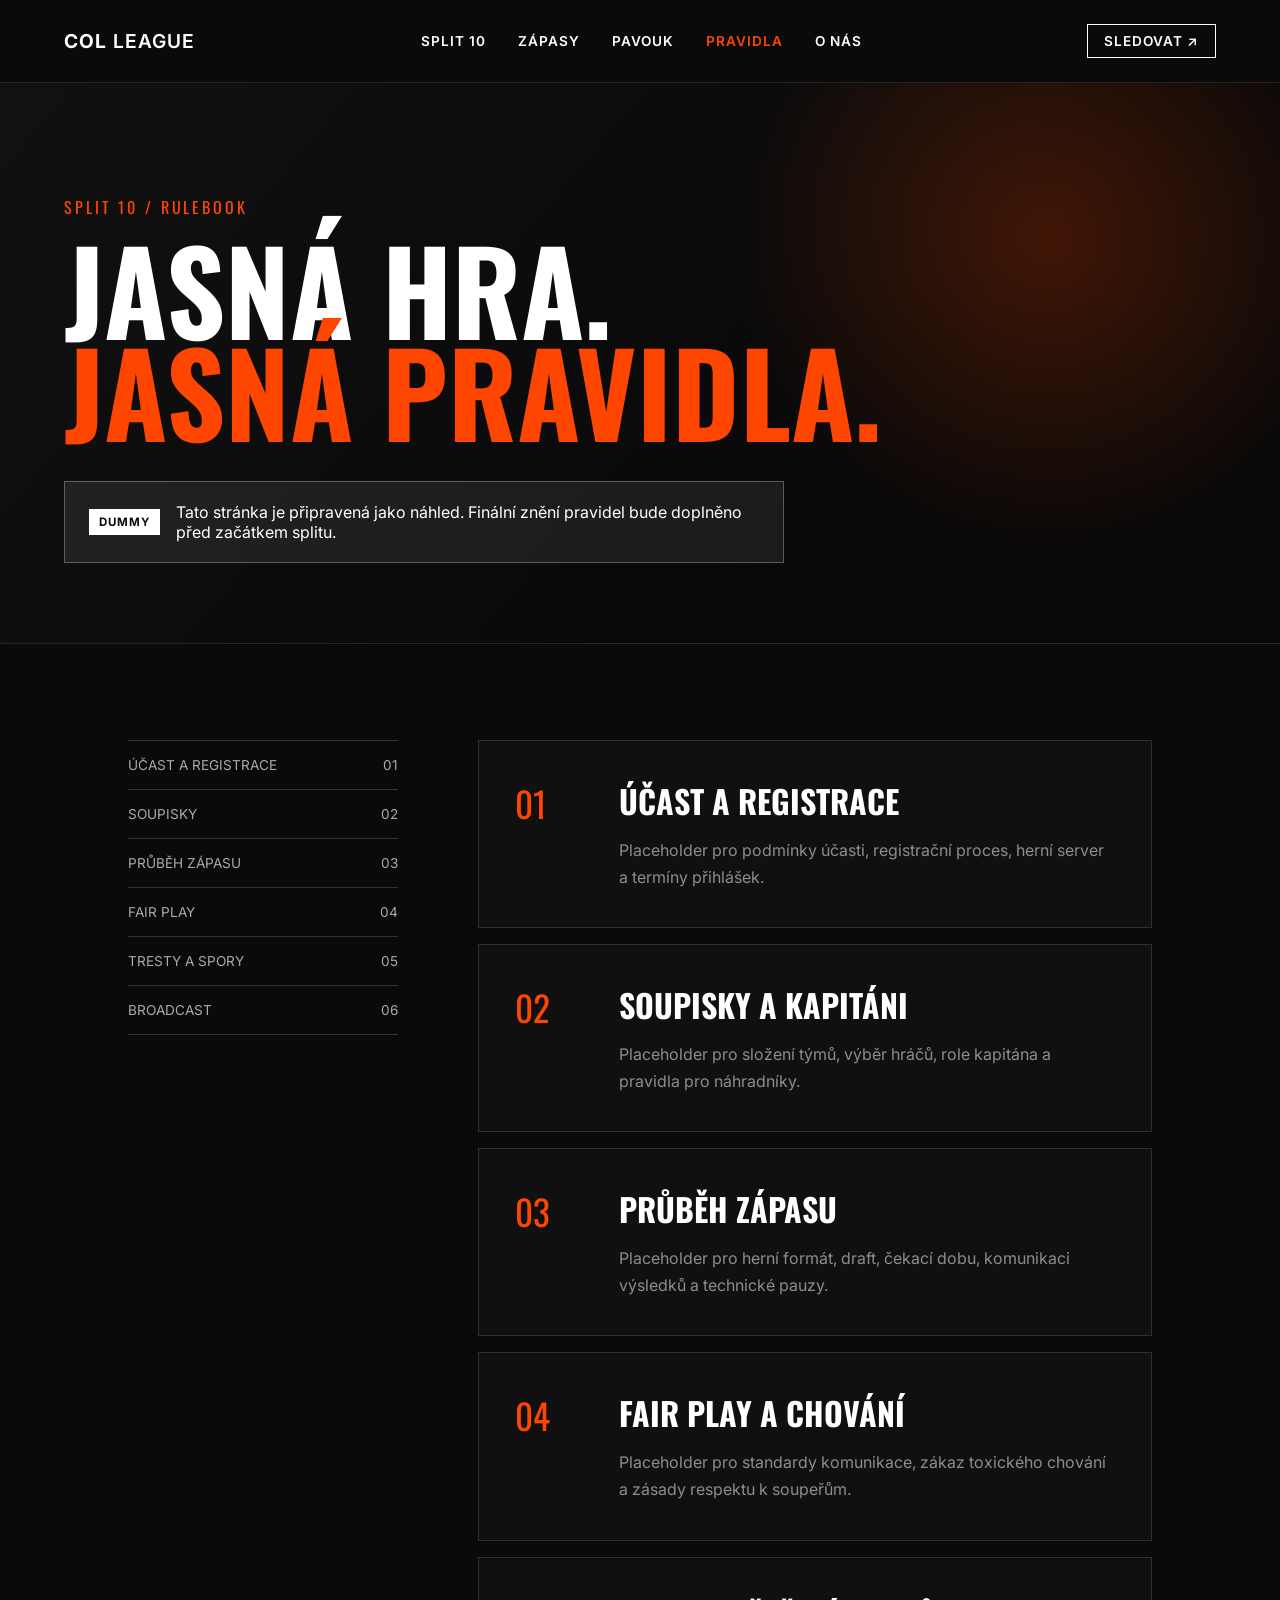
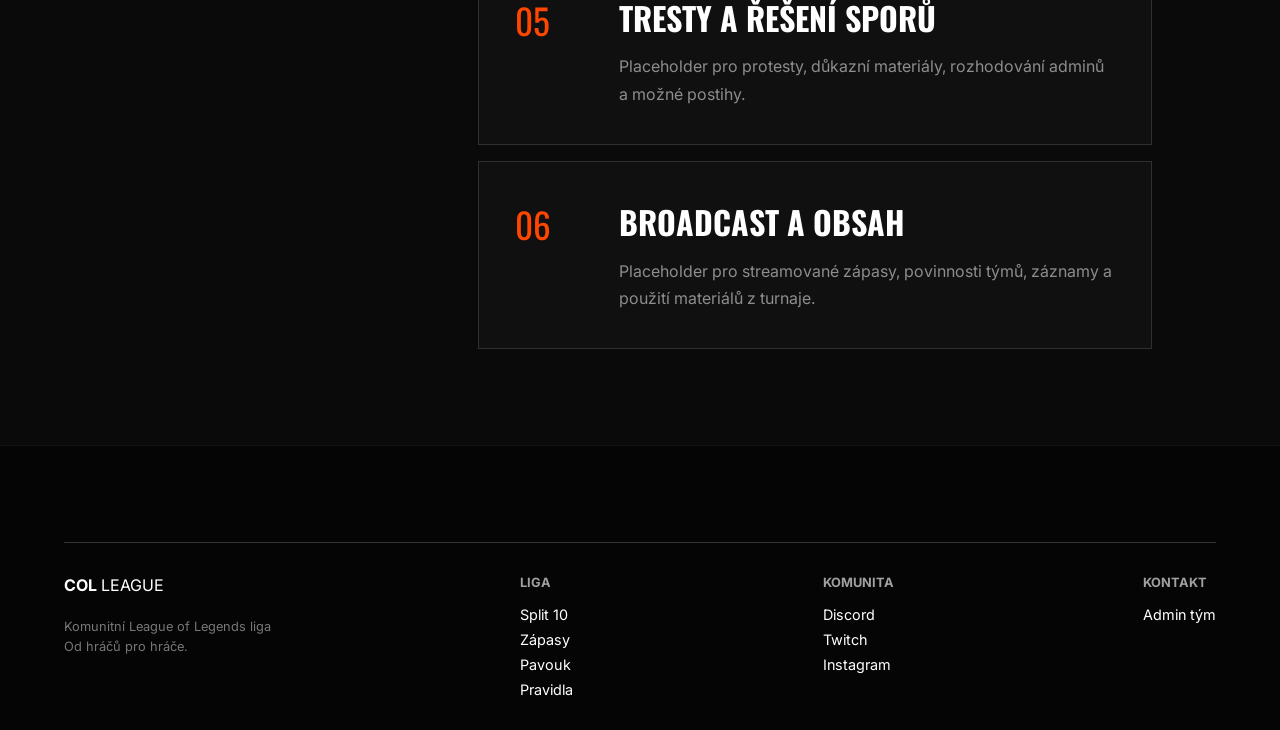
<file: pravidla.html>
<!DOCTYPE html>
<html lang="cs">
<head>
    <meta charset="UTF-8">
    <meta name="viewport" content="width=device-width, initial-scale=1.0">
    <meta name="description" content="Pravidla komunitní League of Legends ligy COL.">
    <title>Pravidla — COL League</title>
    <link rel="preconnect" href="https://fonts.googleapis.com">
    <link rel="preconnect" href="https://fonts.gstatic.com" crossorigin>
    <link href="https://fonts.googleapis.com/css2?family=Inter:wght@400;600&family=Oswald:wght@700&display=swap" rel="stylesheet">
    <link rel="stylesheet" href="style.css">
</head>
<body class="page-body">
    <header class="navbar page-navbar">
        <a class="logo" href="index.html" aria-label="COL League — úvodní stránka"><strong>COL</strong> LEAGUE</a>
        <nav class="nav-links" aria-label="Hlavní navigace">
            <a href="index.html">SPLIT 10</a><a href="zapasy.html">ZÁPASY</a><a href="pavouk.html">PAVOUK</a><a href="pravidla.html" aria-current="page">PRAVIDLA</a><a href="about.html">O NÁS</a>
        </nav>
        <div class="nav-actions"><a href="https://www.twitch.tv/col_official" class="btn-outline">SLEDOVAT ↗</a></div>
    </header>

    <main class="page-main">
        <section class="page-hero page-hero--compact">
            <div class="page-hero__inner">
                <p class="page-kicker">SPLIT 10 / RULEBOOK</p>
                <h1 class="page-title">JASNÁ HRA.<br><span class="highlight">JASNÁ PRAVIDLA.</span></h1>
                <div class="draft-notice"><span class="draft-notice__badge">DUMMY</span><p>Tato stránka je připravená jako náhled. Finální znění pravidel bude doplněno před začátkem splitu.</p></div>
            </div>
        </section>

        <section class="content-section section-dark">
            <div class="content-wrap rules-layout">
                <aside class="rules-nav" aria-label="Obsah pravidel">
                    <a href="#ucast">Účast a registrace <span>01</span></a>
                    <a href="#soupisky">Soupisky <span>02</span></a>
                    <a href="#zapasy">Průběh zápasu <span>03</span></a>
                    <a href="#fairplay">Fair play <span>04</span></a>
                    <a href="#tresty">Tresty a spory <span>05</span></a>
                    <a href="#broadcast">Broadcast <span>06</span></a>
                </aside>
                <div class="rules-chapters">
                    <article class="rule-chapter" id="ucast"><div class="rule-chapter__head"><span class="rule-chapter__number">01</span><div><h2>Účast a registrace</h2><p>Placeholder pro podmínky účasti, registrační proces, herní server a termíny přihlášek.</p></div></div></article>
                    <article class="rule-chapter" id="soupisky"><div class="rule-chapter__head"><span class="rule-chapter__number">02</span><div><h2>Soupisky a kapitáni</h2><p>Placeholder pro složení týmů, výběr hráčů, role kapitána a pravidla pro náhradníky.</p></div></div></article>
                    <article class="rule-chapter" id="zapasy"><div class="rule-chapter__head"><span class="rule-chapter__number">03</span><div><h2>Průběh zápasu</h2><p>Placeholder pro herní formát, draft, čekací dobu, komunikaci výsledků a technické pauzy.</p></div></div></article>
                    <article class="rule-chapter" id="fairplay"><div class="rule-chapter__head"><span class="rule-chapter__number">04</span><div><h2>Fair play a chování</h2><p>Placeholder pro standardy komunikace, zákaz toxického chování a zásady respektu k soupeřům.</p></div></div></article>
                    <article class="rule-chapter" id="tresty"><div class="rule-chapter__head"><span class="rule-chapter__number">05</span><div><h2>Tresty a řešení sporů</h2><p>Placeholder pro protesty, důkazní materiály, rozhodování adminů a možné postihy.</p></div></div></article>
                    <article class="rule-chapter" id="broadcast"><div class="rule-chapter__head"><span class="rule-chapter__number">06</span><div><h2>Broadcast a obsah</h2><p>Placeholder pro streamované zápasy, povinnosti týmů, záznamy a použití materiálů z turnaje.</p></div></div></article>
                </div>
            </div>
        </section>
    </main>

    <footer class="footer-section">
        <div class="footer-links">
            <div class="col-logo"><strong>COL</strong> LEAGUE<br><br><span style="font-size: .8rem; color: #777;">Komunitní League of Legends liga<br>Od hráčů pro hráče.</span></div>
            <div class="links-group"><strong>LIGA</strong><a href="index.html">Split 10</a><a href="zapasy.html">Zápasy</a><a href="pavouk.html">Pavouk</a><a href="pravidla.html">Pravidla</a></div>
            <div class="links-group"><strong>KOMUNITA</strong><a href="https://discord.gg/68KqHuSgA">Discord</a><a href="https://www.twitch.tv/col_official">Twitch</a><a href="https://www.instagram.com/col_league_official">Instagram</a></div>
            <div class="links-group"><strong>KONTAKT</strong><a href="https://discord.gg/68KqHuSgA">Admin tým</a></div>
        </div>
    </footer>
</body>
</html>
</file>
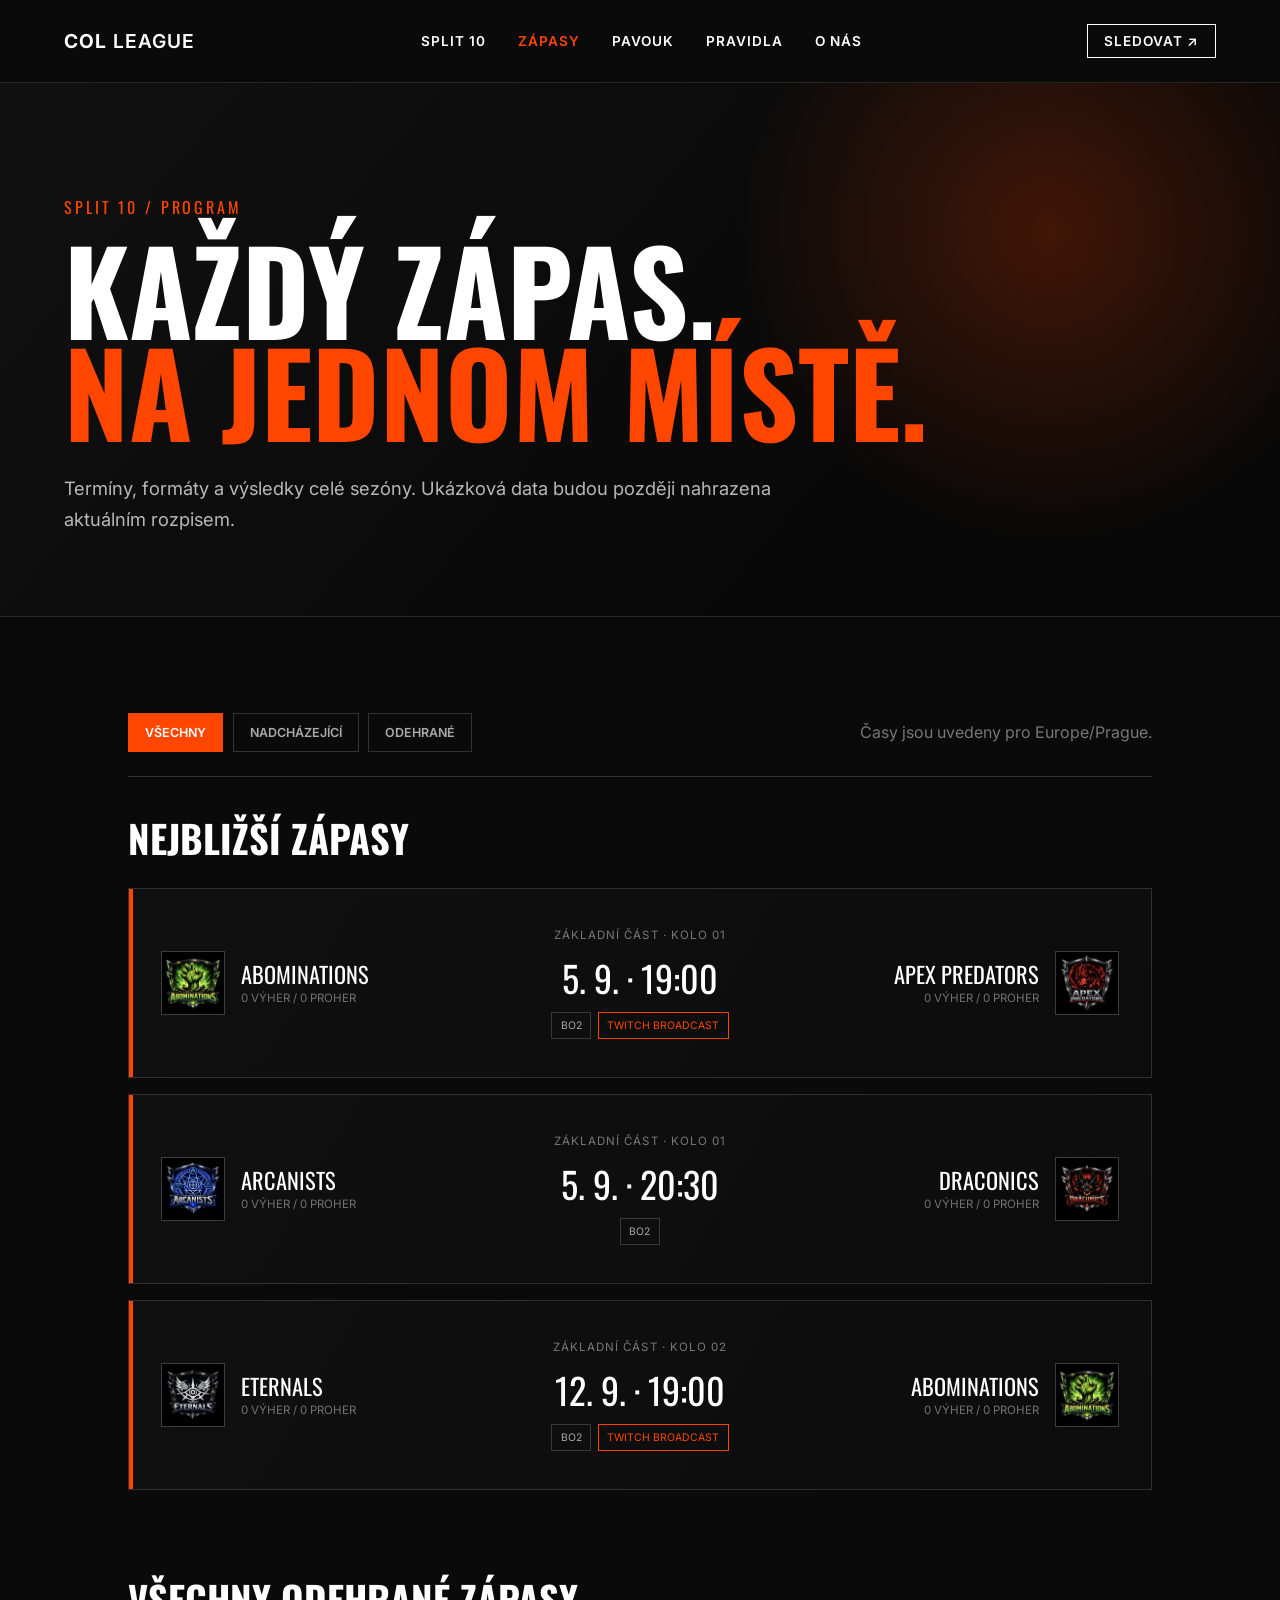
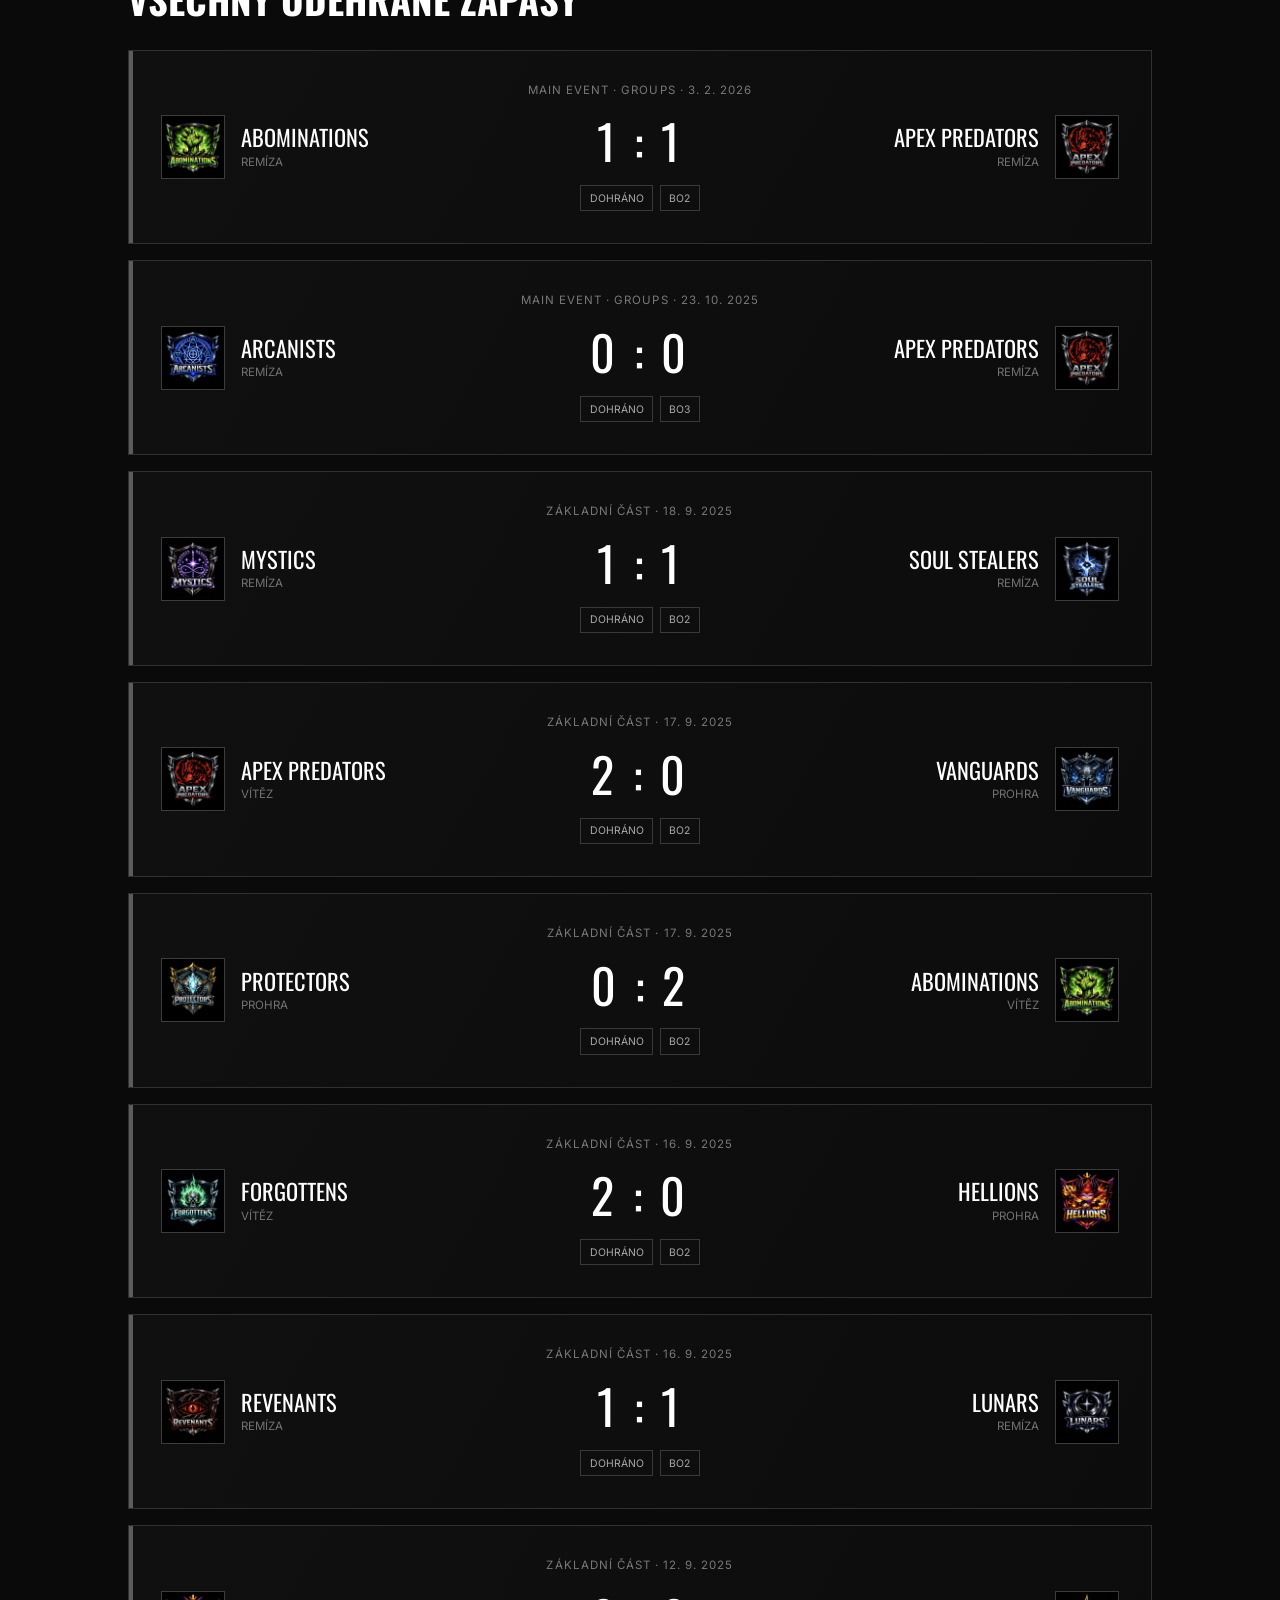
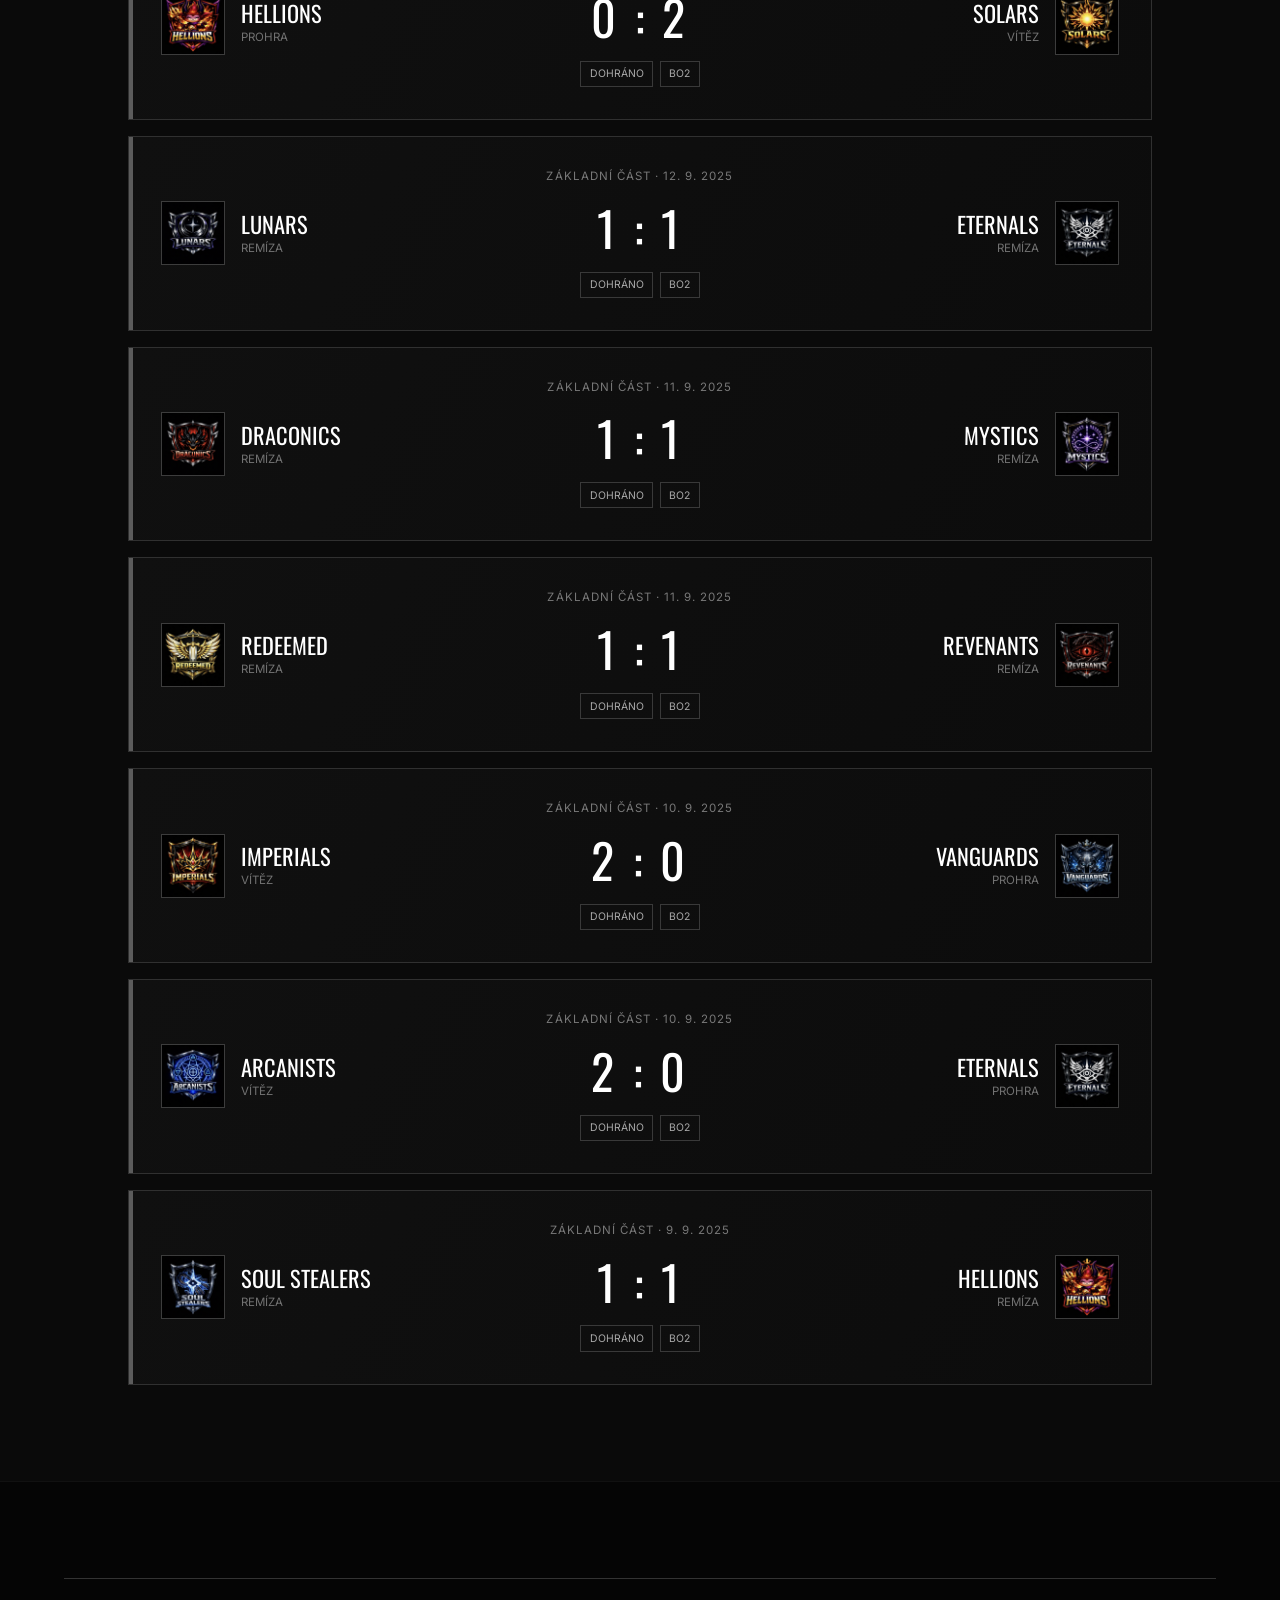
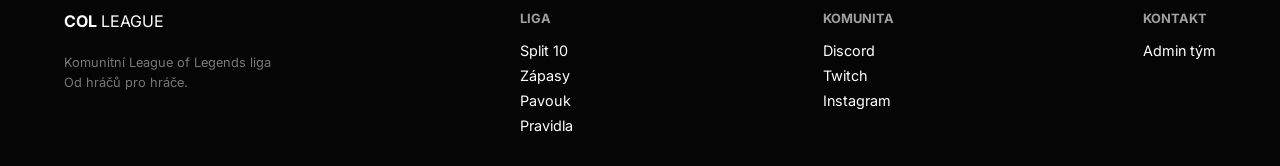
<file: zapasy.html>
<!DOCTYPE html>
<html lang="cs">
<head>
    <meta charset="UTF-8">
    <meta name="viewport" content="width=device-width, initial-scale=1.0">
    <meta name="description" content="Program a výsledky zápasů COL League Split 10.">
    <title>Zápasy — COL League</title>
    <link rel="preconnect" href="https://fonts.googleapis.com">
    <link rel="preconnect" href="https://fonts.gstatic.com" crossorigin>
    <link href="https://fonts.googleapis.com/css2?family=Inter:wght@400;600&family=Oswald:wght@700&display=swap" rel="stylesheet">
    <link rel="stylesheet" href="style.css">
</head>
<body class="page-body">
    <header class="navbar page-navbar">
        <a class="logo" href="index.html" aria-label="COL League — úvodní stránka"><strong>COL</strong> LEAGUE</a>
        <nav class="nav-links" aria-label="Hlavní navigace">
            <a href="index.html">SPLIT 10</a><a href="zapasy.html" aria-current="page">ZÁPASY</a><a href="pavouk.html">PAVOUK</a><a href="pravidla.html">PRAVIDLA</a><a href="about.html">O NÁS</a>
        </nav>
        <div class="nav-actions"><a href="https://www.twitch.tv/col_official" class="btn-outline">SLEDOVAT ↗</a></div>
    </header>

    <main class="page-main">
        <section class="page-hero page-hero--compact">
            <div class="page-hero__inner">
                <p class="page-kicker">SPLIT 10 / PROGRAM</p>
                <h1 class="page-title">KAŽDÝ ZÁPAS.<br><span class="highlight">NA JEDNOM MÍSTĚ.</span></h1>
                <p class="page-lead">Termíny, formáty a výsledky celé sezóny. Ukázková data budou později nahrazena aktuálním rozpisem.</p>
            </div>
        </section>

        <section class="content-section section-dark" id="vse">
            <div class="content-wrap">
                <div class="match-filter-bar">
                    <div class="match-tabs" aria-label="Filtr zápasů">
                        <a class="match-tab match-tab--active" href="#vse">Všechny</a>
                        <a class="match-tab" href="#nejblizsi">Nadcházející</a>
                        <a class="match-tab" href="#odehrane">Odehrané</a>
                    </div>
                    <div class="match-filter-actions">
                        <p class="matches-note">Časy jsou uvedeny pro Europe/Prague.</p>
                      
                    </div>
                </div>

                <div class="matches-group" id="nejblizsi">
                    <h2 class="matches-group__title">Nejbližší zápasy</h2>
                    <div class="matches-list-new">
                        <!-- NOVÝ VYGENEROVANÝ ZÁPAS VLOŽTE POD TENTO ŘÁDEK -->
                        <article class="match-card-new">
                            <div class="match-team"><div class="team-mark"><img src="assets/team-logos/Abominatios.png" alt="Logo týmu Abominations"></div><div><div class="match-team__name">Abominations</div><div class="match-team__record">0 VÝHER / 0 PROHER</div></div></div>
                            <div class="match-center"><div class="match-meta">ZÁKLADNÍ ČÁST · KOLO 01</div><div class="match-time">5. 9. · 19:00</div><div class="match-badges"><span class="match-badge">BO2</span><a class="match-badge match-badge--live" href="https://www.twitch.tv/col_official" target="_blank" rel="noopener">Twitch broadcast</a></div></div>
                            <div class="match-team match-team--right"><div class="team-mark"><img src="assets/team-logos/Apex_Predators.png" alt="Logo týmu Apex Predators"></div><div><div class="match-team__name">Apex Predators</div><div class="match-team__record">0 VÝHER / 0 PROHER</div></div></div>
                        </article>
                        <article class="match-card-new">
                            <div class="match-team"><div class="team-mark"><img src="assets/team-logos/Arcanists.png" alt="Logo týmu Arcanists"></div><div><div class="match-team__name">Arcanists</div><div class="match-team__record">0 VÝHER / 0 PROHER</div></div></div>
                            <div class="match-center"><div class="match-meta">ZÁKLADNÍ ČÁST · KOLO 01</div><div class="match-time">5. 9. · 20:30</div><div class="match-badges"><span class="match-badge">BO2</span></div></div>
                            <div class="match-team match-team--right"><div class="team-mark"><img src="assets/team-logos/Draconics.png" alt="Logo týmu Draconics"></div><div><div class="match-team__name">Draconics</div><div class="match-team__record">0 VÝHER / 0 PROHER</div></div></div>
                        </article>
                        <article class="match-card-new">
                            <div class="match-team"><div class="team-mark"><img src="assets/team-logos/Eternals.png" alt="Logo týmu Eternals"></div><div><div class="match-team__name">Eternals</div><div class="match-team__record">0 VÝHER / 0 PROHER</div></div></div>
                            <div class="match-center"><div class="match-meta">ZÁKLADNÍ ČÁST · KOLO 02</div><div class="match-time">12. 9. · 19:00</div><div class="match-badges"><span class="match-badge">BO2</span><a class="match-badge match-badge--live" href="https://www.twitch.tv/col_official" target="_blank" rel="noopener">Twitch broadcast</a></div></div>
                            <div class="match-team match-team--right"><div class="team-mark"><img src="assets/team-logos/Abominatios.png" alt="Logo týmu Abominations"></div><div><div class="match-team__name">Abominations</div><div class="match-team__record">0 VÝHER / 0 PROHER</div></div></div>
                        </article>
                    </div>
                </div>

                <div class="matches-group" id="odehrane">
                    <h2 class="matches-group__title">Všechny odehrané zápasy</h2>
                    <div class="matches-list-new">
                        <article class="match-card-new match-card-new--finished">
                            <div class="match-team"><div class="team-mark"><img src="assets/team-logos/Abominatios.png" alt="Logo týmu Abominations"></div><div><div class="match-team__name">Abominations</div><div class="match-team__record">REMÍZA</div></div></div>
                            <div class="match-center"><div class="match-meta">MAIN EVENT · GROUPS · 3. 2. 2026</div><div class="match-score">1 : 1</div><div class="match-badges"><span class="match-badge">DOHRÁNO</span><span class="match-badge">BO2</span></div></div>
                            <div class="match-team match-team--right"><div class="team-mark"><img src="assets/team-logos/Apex_Predators.png" alt="Logo týmu Apex Predators"></div><div><div class="match-team__name">Apex Predators</div><div class="match-team__record">REMÍZA</div></div></div>
                        </article>
                        <article class="match-card-new match-card-new--finished">
                            <div class="match-team"><div class="team-mark"><img src="assets/team-logos/Arcanists.png" alt="Logo týmu Arcanists"></div><div><div class="match-team__name">Arcanists</div><div class="match-team__record">REMÍZA</div></div></div>
                            <div class="match-center"><div class="match-meta">MAIN EVENT · GROUPS · 23. 10. 2025</div><div class="match-score">0 : 0</div><div class="match-badges"><span class="match-badge">DOHRÁNO</span><span class="match-badge">BO3</span></div></div>
                            <div class="match-team match-team--right"><div class="team-mark"><img src="assets/team-logos/Apex_Predators.png" alt="Logo týmu Apex Predators"></div><div><div class="match-team__name">Apex Predators</div><div class="match-team__record">REMÍZA</div></div></div>
                        </article>
                        <article class="match-card-new match-card-new--finished">
                            <div class="match-team"><div class="team-mark"><img src="assets/team-logos/Mystics.png" alt="Logo týmu Mystics"></div><div><div class="match-team__name">Mystics</div><div class="match-team__record">REMÍZA</div></div></div>
                            <div class="match-center"><div class="match-meta">ZÁKLADNÍ ČÁST · 18. 9. 2025</div><div class="match-score">1 : 1</div><div class="match-badges"><span class="match-badge">DOHRÁNO</span><span class="match-badge">BO2</span></div></div>
                            <div class="match-team match-team--right"><div class="team-mark"><img src="assets/team-logos/Soul_Stealers.png" alt="Logo týmu Soul Stealers"></div><div><div class="match-team__name">Soul Stealers</div><div class="match-team__record">REMÍZA</div></div></div>
                        </article>
                        <article class="match-card-new match-card-new--finished">
                            <div class="match-team"><div class="team-mark"><img src="assets/team-logos/Apex_Predators.png" alt="Logo týmu Apex Predators"></div><div><div class="match-team__name">Apex Predators</div><div class="match-team__record">VÍTĚZ</div></div></div>
                            <div class="match-center"><div class="match-meta">ZÁKLADNÍ ČÁST · 17. 9. 2025</div><div class="match-score">2 : 0</div><div class="match-badges"><span class="match-badge">DOHRÁNO</span><span class="match-badge">BO2</span></div></div>
                            <div class="match-team match-team--right"><div class="team-mark"><img src="assets/team-logos/Vanguards.png" alt="Logo týmu Vanguards"></div><div><div class="match-team__name">Vanguards</div><div class="match-team__record">PROHRA</div></div></div>
                        </article>
                        <article class="match-card-new match-card-new--finished">
                            <div class="match-team"><div class="team-mark"><img src="assets/team-logos/Protectors.png" alt="Logo týmu Protectors"></div><div><div class="match-team__name">Protectors</div><div class="match-team__record">PROHRA</div></div></div>
                            <div class="match-center"><div class="match-meta">ZÁKLADNÍ ČÁST · 17. 9. 2025</div><div class="match-score">0 : 2</div><div class="match-badges"><span class="match-badge">DOHRÁNO</span><span class="match-badge">BO2</span></div></div>
                            <div class="match-team match-team--right"><div class="team-mark"><img src="assets/team-logos/Abominatios.png" alt="Logo týmu Abominations"></div><div><div class="match-team__name">Abominations</div><div class="match-team__record">VÍTĚZ</div></div></div>
                        </article>
                        <article class="match-card-new match-card-new--finished">
                            <div class="match-team"><div class="team-mark"><img src="assets/team-logos/Forgottens.png" alt="Logo týmu Forgottens"></div><div><div class="match-team__name">Forgottens</div><div class="match-team__record">VÍTĚZ</div></div></div>
                            <div class="match-center"><div class="match-meta">ZÁKLADNÍ ČÁST · 16. 9. 2025</div><div class="match-score">2 : 0</div><div class="match-badges"><span class="match-badge">DOHRÁNO</span><span class="match-badge">BO2</span></div></div>
                            <div class="match-team match-team--right"><div class="team-mark"><img src="assets/team-logos/Hellions.png" alt="Logo týmu Hellions"></div><div><div class="match-team__name">Hellions</div><div class="match-team__record">PROHRA</div></div></div>
                        </article>
                        <article class="match-card-new match-card-new--finished">
                            <div class="match-team"><div class="team-mark"><img src="assets/team-logos/Revenants.png" alt="Logo týmu Revenants"></div><div><div class="match-team__name">Revenants</div><div class="match-team__record">REMÍZA</div></div></div>
                            <div class="match-center"><div class="match-meta">ZÁKLADNÍ ČÁST · 16. 9. 2025</div><div class="match-score">1 : 1</div><div class="match-badges"><span class="match-badge">DOHRÁNO</span><span class="match-badge">BO2</span></div></div>
                            <div class="match-team match-team--right"><div class="team-mark"><img src="assets/team-logos/Lunars.png" alt="Logo týmu Lunars"></div><div><div class="match-team__name">Lunars</div><div class="match-team__record">REMÍZA</div></div></div>
                        </article>
                        <article class="match-card-new match-card-new--finished">
                            <div class="match-team"><div class="team-mark"><img src="assets/team-logos/Hellions.png" alt="Logo týmu Hellions"></div><div><div class="match-team__name">Hellions</div><div class="match-team__record">PROHRA</div></div></div>
                            <div class="match-center"><div class="match-meta">ZÁKLADNÍ ČÁST · 12. 9. 2025</div><div class="match-score">0 : 2</div><div class="match-badges"><span class="match-badge">DOHRÁNO</span><span class="match-badge">BO2</span></div></div>
                            <div class="match-team match-team--right"><div class="team-mark"><img src="assets/team-logos/Solars.png" alt="Logo týmu Solars"></div><div><div class="match-team__name">Solars</div><div class="match-team__record">VÍTĚZ</div></div></div>
                        </article>
                        <article class="match-card-new match-card-new--finished">
                            <div class="match-team"><div class="team-mark"><img src="assets/team-logos/Lunars.png" alt="Logo týmu Lunars"></div><div><div class="match-team__name">Lunars</div><div class="match-team__record">REMÍZA</div></div></div>
                            <div class="match-center"><div class="match-meta">ZÁKLADNÍ ČÁST · 12. 9. 2025</div><div class="match-score">1 : 1</div><div class="match-badges"><span class="match-badge">DOHRÁNO</span><span class="match-badge">BO2</span></div></div>
                            <div class="match-team match-team--right"><div class="team-mark"><img src="assets/team-logos/Eternals.png" alt="Logo týmu Eternals"></div><div><div class="match-team__name">Eternals</div><div class="match-team__record">REMÍZA</div></div></div>
                        </article>
                        <article class="match-card-new match-card-new--finished">
                            <div class="match-team"><div class="team-mark"><img src="assets/team-logos/Draconics.png" alt="Logo týmu Draconics"></div><div><div class="match-team__name">Draconics</div><div class="match-team__record">REMÍZA</div></div></div>
                            <div class="match-center"><div class="match-meta">ZÁKLADNÍ ČÁST · 11. 9. 2025</div><div class="match-score">1 : 1</div><div class="match-badges"><span class="match-badge">DOHRÁNO</span><span class="match-badge">BO2</span></div></div>
                            <div class="match-team match-team--right"><div class="team-mark"><img src="assets/team-logos/Mystics.png" alt="Logo týmu Mystics"></div><div><div class="match-team__name">Mystics</div><div class="match-team__record">REMÍZA</div></div></div>
                        </article>
                        <article class="match-card-new match-card-new--finished">
                            <div class="match-team"><div class="team-mark"><img src="assets/team-logos/Redeemed.png" alt="Logo týmu Redeemed"></div><div><div class="match-team__name">Redeemed</div><div class="match-team__record">REMÍZA</div></div></div>
                            <div class="match-center"><div class="match-meta">ZÁKLADNÍ ČÁST · 11. 9. 2025</div><div class="match-score">1 : 1</div><div class="match-badges"><span class="match-badge">DOHRÁNO</span><span class="match-badge">BO2</span></div></div>
                            <div class="match-team match-team--right"><div class="team-mark"><img src="assets/team-logos/Revenants.png" alt="Logo týmu Revenants"></div><div><div class="match-team__name">Revenants</div><div class="match-team__record">REMÍZA</div></div></div>
                        </article>
                        <article class="match-card-new match-card-new--finished">
                            <div class="match-team"><div class="team-mark"><img src="assets/team-logos/Imperials.png" alt="Logo týmu Imperials"></div><div><div class="match-team__name">Imperials</div><div class="match-team__record">VÍTĚZ</div></div></div>
                            <div class="match-center"><div class="match-meta">ZÁKLADNÍ ČÁST · 10. 9. 2025</div><div class="match-score">2 : 0</div><div class="match-badges"><span class="match-badge">DOHRÁNO</span><span class="match-badge">BO2</span></div></div>
                            <div class="match-team match-team--right"><div class="team-mark"><img src="assets/team-logos/Vanguards.png" alt="Logo týmu Vanguards"></div><div><div class="match-team__name">Vanguards</div><div class="match-team__record">PROHRA</div></div></div>
                        </article>
                        <article class="match-card-new match-card-new--finished">
                            <div class="match-team"><div class="team-mark"><img src="assets/team-logos/Arcanists.png" alt="Logo týmu Arcanists"></div><div><div class="match-team__name">Arcanists</div><div class="match-team__record">VÍTĚZ</div></div></div>
                            <div class="match-center"><div class="match-meta">ZÁKLADNÍ ČÁST · 10. 9. 2025</div><div class="match-score">2 : 0</div><div class="match-badges"><span class="match-badge">DOHRÁNO</span><span class="match-badge">BO2</span></div></div>
                            <div class="match-team match-team--right"><div class="team-mark"><img src="assets/team-logos/Eternals.png" alt="Logo týmu Eternals"></div><div><div class="match-team__name">Eternals</div><div class="match-team__record">PROHRA</div></div></div>
                        </article>
                        <article class="match-card-new match-card-new--finished">
                            <div class="match-team"><div class="team-mark"><img src="assets/team-logos/Soul_Stealers.png" alt="Logo týmu Soul Stealers"></div><div><div class="match-team__name">Soul Stealers</div><div class="match-team__record">REMÍZA</div></div></div>
                            <div class="match-center"><div class="match-meta">ZÁKLADNÍ ČÁST · 9. 9. 2025</div><div class="match-score">1 : 1</div><div class="match-badges"><span class="match-badge">DOHRÁNO</span><span class="match-badge">BO2</span></div></div>
                            <div class="match-team match-team--right"><div class="team-mark"><img src="assets/team-logos/Hellions.png" alt="Logo týmu Hellions"></div><div><div class="match-team__name">Hellions</div><div class="match-team__record">REMÍZA</div></div></div>
                        </article>
                    </div>
                </div>
            </div>
        </section>
    </main>

    <footer class="footer-section">
        <div class="footer-links">
            <div class="col-logo"><strong>COL</strong> LEAGUE<br><br><span style="font-size: .8rem; color: #777;">Komunitní League of Legends liga<br>Od hráčů pro hráče.</span></div>
            <div class="links-group"><strong>LIGA</strong><a href="index.html">Split 10</a><a href="zapasy.html">Zápasy</a><a href="pavouk.html">Pavouk</a><a href="pravidla.html">Pravidla</a></div>
            <div class="links-group"><strong>KOMUNITA</strong><a href="https://discord.gg/68KqHuSgA">Discord</a><a href="https://www.twitch.tv/col_official">Twitch</a><a href="https://www.instagram.com/col_league_official">Instagram</a></div>
            <div class="links-group"><strong>KONTAKT</strong><a href="https://discord.gg/68KqHuSgA">Admin tým</a></div>
        </div>
    </footer>
</body>
</html>
</file>
<file: style.css>
/* --- ZÁKLADNÉ PREMENNÉ A RESET --- */
:root {
    --bg-dark: #0a0a0a;
    --col-primary: #ff4600; /* Výrazná oranžová z návrhu */
    --text-light: #ffffff;
    --text-muted: #a0a0a0;
    --font-heading: 'Oswald', sans-serif;
    --font-body: 'Inter', sans-serif;
}

* {
    margin: 0;
    padding: 0;
    box-sizing: border-box;
}

body {
    background-color: var(--bg-dark);
    color: var(--text-light);
    font-family: var(--font-body);
    overflow-x: hidden;
}

html {
    scroll-behavior: smooth;
}

::selection {
    background: var(--col-primary);
    color: #fff;
}

a {
    text-decoration: none;
    color: inherit;
}

/* --- NAVIGÁCIA --- */
.navbar {
    display: flex;
    justify-content: space-between;
    align-items: center;
    padding: 1.5rem 4rem;
    background: transparent;
    position: absolute;
    width: 100%;
    z-index: 100;
    font-size: 0.85rem;
    font-weight: 600;
    letter-spacing: 1px;
}

.logo {
    font-size: 1.2rem;
}

.nav-links {
    display: flex;
    gap: 2rem;
    text-transform: uppercase;
}

.nav-links a:hover {
    color: var(--col-primary);
}

.nav-links a[aria-current="page"] {
    color: var(--col-primary);
}

.nav-actions {
    display: flex;
    gap: 1rem;
    align-items: center;
}

/* --- TLAČIDLÁ --- */
.btn-outline {
    border: 1px solid var(--text-light);
    padding: 0.5rem 1rem;
    text-transform: uppercase;
    transition: 0.2s;
}

.btn-outline:hover {
    background-color: var(--text-light);
    color: var(--bg-dark);
}

.btn-primary {
    background-color: var(--col-primary);
    color: white;
    padding: 0.5rem 1rem;
    text-transform: uppercase;
    font-weight: bold;
    border: 1px solid var(--col-primary);
    transition: 0.2s;
}

.btn-primary:hover {
    background-color: transparent;
    color: var(--col-primary);
}

.btn-secondary {
    border: 1px solid var(--text-light);
    padding: 0.5rem 1rem;
    text-transform: uppercase;
}

.btn-primary.large, .btn-secondary.large {
    padding: 1rem 2rem;
    font-size: 1rem;
}

.btn-light {
    background-color: white;
    color: var(--bg-dark);
    padding: 1rem 2rem;
    text-transform: uppercase;
    font-weight: bold;
    margin-top: 2rem;
}

/* --- HERO SEKCIA --- */
.hero {
    height: 100vh;
    display: flex;
    align-items: center;
    padding: 0 4rem;
    background: linear-gradient(rgba(10,10,10,0.4), rgba(10,10,10,0.9)), #111;
}

.hero-content {
    max-width: 1200px;
    margin-top: 5rem;
}

.subtitle {
    font-family: var(--font-heading);
    letter-spacing: 2px;
    font-size: 1rem;
    margin-bottom: 1rem;
    text-transform: uppercase;
}

.main-title {
    font-family: var(--font-heading);
    font-size: 8rem;
    line-height: 0.9;
    text-transform: uppercase;
    margin-bottom: 3rem;
}

.main-title .highlight {
    color: var(--col-primary);
}

.hero-actions {
    display: flex;
    align-items: center;
    gap: 4rem;
}

.hero-text {
    font-size: 1.1rem;
    color: var(--text-muted);
}

.hero-buttons {
    display: flex;
    gap: 1rem;
}

/* --- ORANŽOVÝ BANNER --- */
.info-banner {
    background-color: var(--col-primary);
    display: flex;
    justify-content: space-between;
    align-items: center;
    padding: 2rem 4rem;
    color: white;
    flex-wrap: wrap;
}

.banner-item {
    display: flex;
    align-items: center;
    gap: 1rem;
    text-transform: uppercase;
}

.banner-item p {
    font-size: 0.8rem;
    opacity: 0.9;
}

.badge {
    border: 2px solid white;
    padding: 0.2rem 0.5rem;
    font-weight: bold;
}

.form-mockup label {
    font-size: 0.7rem;
    display: block;
    margin-bottom: 0.3rem;
}

.input-group {
    display: flex;
    background: white;
}

.input-group input {
    border: none;
    padding: 0.8rem;
    font-weight: bold;
    outline: none;
}

.input-group button {
    background: transparent;
    border: none;
    padding: 0 1rem;
    cursor: pointer;
    font-weight: bold;
}

/* --- SPOLOČNÉ TRIEDY PRE SEKCIE --- */
.section-dark {
    background-color: var(--bg-dark);
    color: var(--text-light);
    padding: 6rem 4rem;
}

.section-light {
    background-color: #ffffff;
    color: var(--bg-dark);
    padding: 6rem 4rem;
}

.massive-text {
    font-family: var(--font-heading);
    font-size: 6rem;
    line-height: 0.9;
    text-transform: uppercase;
}

.massive-text .highlight {
    color: var(--col-primary);
}

.massive-text-dark {
    font-family: var(--font-heading);
    font-size: 5.5rem;
    line-height: 0.9;
    text-transform: uppercase;
    color: var(--bg-dark);
    margin-bottom: 3rem;
}

.subtitle-dark {
    font-family: var(--font-heading);
    letter-spacing: 2px;
    font-size: 0.9rem;
    margin-bottom: 1rem;
    text-transform: uppercase;
    color: #555;
}

.link-arrow {
    display: inline-block;
    border-bottom: 1px solid var(--text-light);
    padding-bottom: 0.2rem;
    text-transform: uppercase;
    font-weight: bold;
    margin-top: 1rem;
}

/* --- ABOUT SEKCIA (KOMUNITA. SOUTĚŽ. RESPEKT.) --- */
.about-top {
    display: flex;
    justify-content: space-between;
    align-items: flex-end;
    margin-bottom: 6rem;
}

.about-desc {
    max-width: 300px;
    color: var(--text-muted);
}

.stats-grid {
    display: grid;
    grid-template-columns: repeat(4, 1fr);
    gap: 2rem;
    border-top: 1px solid #333;
    padding-top: 2rem;
}

.stat-item h3 {
    font-family: var(--font-heading);
    font-size: 3.5rem;
    margin-bottom: 0.5rem;
}

.stat-item p {
    font-size: 0.8rem;
    text-transform: uppercase;
    color: var(--text-muted);
    letter-spacing: 1px;
}

/* --- KROKY (OD SOUPISKY K FINÁLE) --- */
.steps-grid {
    display: grid;
    grid-template-columns: repeat(4, 1fr);
    gap: 1rem;
}

.step-card {
    border-left: 2px solid #eee;
    padding-left: 1.5rem;
}

.step-number {
    font-family: var(--font-heading);
    font-size: 3rem;
    color: var(--col-primary);
    opacity: 0.5;
    margin-bottom: 1rem;
}

.step-card h4 {
    font-size: 1.2rem;
    text-transform: uppercase;
    margin-bottom: 1rem;
}

.step-card p {
    color: #555;
    font-size: 0.9rem;
    line-height: 1.5;
}

/* --- OBRÁZKOVÉ KARTY --- */
.features-grid {
    display: grid;
    grid-template-columns: repeat(3, 1fr);
    gap: 1rem;
}

.feature-card {
    height: 400px;
    background-color: #222; 
    padding: 2rem;
    display: flex;
    flex-direction: column;
    justify-content: flex-end;
    color: white;
    background: linear-gradient(to top, rgba(0,0,0,0.9), rgba(0,0,0,0.1));
}

.card-meta {
    font-size: 0.7rem;
    text-transform: uppercase;
    letter-spacing: 1px;
    margin-bottom: 0.5rem;
}

.feature-card h3 {
    font-family: var(--font-heading);
    font-size: 2.2rem;
    line-height: 1.1;
    text-transform: uppercase;
}

/* --- FAQ SEKCIA --- */
.faq-section {
    display: grid;
    grid-template-columns: 1fr 1fr;
    gap: 4rem;
}

.faq-list {
    display: flex;
    flex-direction: column;
}

.faq-item {
    border-bottom: 1px solid #333;
    padding: 1.5rem 0;
}

.faq-item summary {
    font-size: 1.2rem;
    font-weight: bold;
    cursor: pointer;
    list-style: none;
    display: flex;
    justify-content: space-between;
}

.faq-item summary::-webkit-details-marker {
    display: none;
}

.faq-content {
    padding-top: 1rem;
    color: var(--text-muted);
    line-height: 1.6;
}

/* --- FOOTER --- */
.footer-section {
    background-color: #050505; 
    padding: 6rem 4rem 2rem 4rem;
    color: white;
    text-align: center;
    border-top: 1px solid #111;
}

.footer-links {
    display: flex;
    justify-content: space-between;
    text-align: left;
    border-top: 1px solid #333;
    padding-top: 2rem;
}

.links-group {
    display: flex;
    flex-direction: column;
    gap: 0.5rem;
}

.links-group strong {
    margin-bottom: 0.5rem;
    color: var(--text-muted);
    font-size: 0.8rem;
    text-transform: uppercase;
}

.links-group a {
    color: white;
    font-size: 0.9rem;
}
.links-group a:hover {
    color: var(--col-primary);
}

/* --- VNITŘNÍ STRÁNKY --- */
.page-body {
    background: #0a0a0a;
}

.page-navbar {
    position: relative;
    background: #0a0a0a;
    border-bottom: 1px solid #242424;
}

.page-main {
    min-height: 70vh;
}

.page-hero {
    min-height: 560px;
    display: flex;
    align-items: flex-end;
    padding: 7rem 4rem 5rem;
    background:
        radial-gradient(circle at 82% 28%, rgba(255, 70, 0, 0.23), transparent 28%),
        linear-gradient(130deg, #111 0%, #080808 70%);
    border-bottom: 1px solid #262626;
}

.page-hero--compact {
    min-height: 410px;
}

.page-hero__inner {
    width: 100%;
    max-width: 1280px;
    margin: 0 auto;
}

.page-kicker {
    color: var(--col-primary);
    font-family: var(--font-heading);
    letter-spacing: 0.18em;
    text-transform: uppercase;
    margin-bottom: 1.2rem;
}

.page-title {
    max-width: 1050px;
    font-family: var(--font-heading);
    font-size: clamp(4rem, 9vw, 8rem);
    line-height: 0.88;
    text-transform: uppercase;
}

.page-title .highlight {
    color: var(--col-primary);
}

.page-lead {
    max-width: 760px;
    margin-top: 2rem;
    color: #b8b8b8;
    font-size: 1.15rem;
    line-height: 1.7;
}

.content-wrap {
    width: min(100% - 8rem, 1280px);
    margin-inline: auto;
}

.content-section {
    padding-block: 6rem;
}

.content-section--light {
    background: #fff;
    color: #0a0a0a;
}

.content-section--orange {
    background: var(--col-primary);
    color: #fff;
}

.section-heading {
    font-family: var(--font-heading);
    font-size: clamp(3rem, 6vw, 5.5rem);
    line-height: 0.92;
    text-transform: uppercase;
}

.section-intro {
    max-width: 700px;
    margin-top: 1.5rem;
    color: #777;
    line-height: 1.75;
}

.section-dark .section-intro {
    color: var(--text-muted);
}

.split-intro {
    display: grid;
    grid-template-columns: 1.35fr 0.65fr;
    gap: 5rem;
    align-items: end;
}

.editorial-copy {
    color: #b8b8b8;
    font-size: 1.1rem;
    line-height: 1.8;
}

.editorial-copy p + p {
    margin-top: 1.2rem;
}

.about-stat-row {
    display: grid;
    grid-template-columns: repeat(3, 1fr);
    margin-top: 4rem;
    border-top: 1px solid #333;
}

.about-stat {
    padding: 2rem 2rem 0 0;
    border-right: 1px solid #333;
}

.about-stat:not(:first-child) {
    padding-left: 2rem;
}

.about-stat:last-child {
    border-right: 0;
}

.about-stat strong {
    display: block;
    font-family: var(--font-heading);
    font-size: 4rem;
    line-height: 1;
}

.about-stat span {
    display: block;
    margin-top: 0.65rem;
    color: var(--text-muted);
    font-size: 0.78rem;
    letter-spacing: 0.1em;
    text-transform: uppercase;
}

.value-grid-new {
    display: grid;
    grid-template-columns: repeat(4, 1fr);
    gap: 1px;
    margin-top: 4rem;
    background: #ddd;
    border: 1px solid #ddd;
}

.value-card-new {
    min-height: 300px;
    padding: 2rem;
    background: #fff;
    display: flex;
    flex-direction: column;
    justify-content: space-between;
}

.value-number {
    color: var(--col-primary);
    font-family: var(--font-heading);
    font-size: 1.1rem;
}

.value-card-new h3 {
    margin-bottom: 1rem;
    font-family: var(--font-heading);
    font-size: 2rem;
    text-transform: uppercase;
}

.value-card-new p {
    color: #666;
    line-height: 1.6;
}

.activity-grid {
    display: grid;
    grid-template-columns: repeat(2, 1fr);
    gap: 1rem;
    margin-top: 4rem;
}

.activity-card {
    min-height: 340px;
    padding: 2.5rem;
    border: 1px solid #333;
    background: #101010;
}

.activity-card__tag {
    display: inline-block;
    margin-bottom: 5rem;
    color: var(--col-primary);
    font-family: var(--font-heading);
    letter-spacing: 0.12em;
    text-transform: uppercase;
}

.activity-card h3 {
    margin-bottom: 1rem;
    font-family: var(--font-heading);
    font-size: 2.6rem;
    text-transform: uppercase;
}

.activity-card p,
.activity-card li {
    color: var(--text-muted);
    line-height: 1.65;
}

.activity-card ul {
    padding-left: 1.1rem;
}

.activity-card li + li {
    margin-top: 0.55rem;
}

.history-grid {
    display: grid;
    grid-template-columns: repeat(2, 1fr);
    gap: 1rem;
    margin-top: 3rem;
}

.history-year {
    padding: 2rem;
    border: 1px solid #ddd;
}

.history-year h3 {
    color: var(--col-primary);
    font-family: var(--font-heading);
    font-size: 3.5rem;
}

.history-year ul {
    margin-top: 1rem;
    padding-left: 1.2rem;
    color: #555;
    line-height: 1.9;
}

.contact-strip {
    display: flex;
    justify-content: space-between;
    gap: 3rem;
    align-items: center;
}

.contact-strip p {
    max-width: 580px;
    margin-top: 1rem;
    line-height: 1.7;
}

/* Pravidla */
.draft-notice {
    display: flex;
    align-items: center;
    gap: 1rem;
    padding: 1.25rem 1.5rem;
    border: 1px solid rgba(255, 255, 255, 0.28);
    background: rgba(255, 255, 255, 0.08);
    margin-top: 2.5rem;
    max-width: 720px;
}

.draft-notice__badge {
    flex: 0 0 auto;
    background: #fff;
    color: #0a0a0a;
    padding: 0.4rem 0.65rem;
    font-size: 0.72rem;
    font-weight: 700;
    letter-spacing: 0.08em;
}

.rules-layout {
    display: grid;
    grid-template-columns: 270px 1fr;
    gap: 5rem;
    align-items: start;
}

.rules-nav {
    position: sticky;
    top: 2rem;
    border-top: 1px solid #333;
}

.rules-nav a {
    display: flex;
    justify-content: space-between;
    padding: 1rem 0;
    border-bottom: 1px solid #333;
    color: #aaa;
    font-size: 0.85rem;
    text-transform: uppercase;
}

.rules-nav a:hover {
    color: var(--col-primary);
}

.rules-chapters {
    display: grid;
    gap: 1rem;
}

.rule-chapter {
    padding: 2.25rem;
    border: 1px solid #303030;
    background: #101010;
}

.rule-chapter__head {
    display: grid;
    grid-template-columns: 80px 1fr;
    gap: 1.5rem;
    align-items: start;
}

.rule-chapter__number {
    color: var(--col-primary);
    font-family: var(--font-heading);
    font-size: 2.2rem;
}

.rule-chapter h2 {
    font-family: var(--font-heading);
    font-size: 2rem;
    text-transform: uppercase;
}

.rule-chapter p {
    margin-top: 0.8rem;
    color: #8d8d8d;
    line-height: 1.7;
}

/* Zápasy */
.match-filter-bar {
    display: flex;
    justify-content: space-between;
    align-items: center;
    gap: 1rem;
    margin-bottom: 2rem;
    padding-bottom: 1.5rem;
    border-bottom: 1px solid #333;
}

.match-filter-actions {
    display: flex;
    align-items: center;
    justify-content: flex-end;
    gap: 1.25rem;
}

.match-filter-actions .btn-outline {
    flex: 0 0 auto;
}

.match-tabs {
    display: flex;
    flex-wrap: wrap;
    gap: 0.6rem;
}

.match-tab {
    padding: 0.7rem 1rem;
    border: 1px solid #333;
    color: #aaa;
    font-size: 0.78rem;
    font-weight: 600;
    text-transform: uppercase;
}

.match-tab--active,
.match-tab:hover {
    border-color: var(--col-primary);
    background: var(--col-primary);
    color: #fff;
}

.matches-group + .matches-group {
    margin-top: 5rem;
}

.matches-group__title {
    margin-bottom: 1.4rem;
    font-family: var(--font-heading);
    font-size: 2.4rem;
    text-transform: uppercase;
}

.matches-list-new {
    display: grid;
    gap: 1rem;
}

.match-card-new {
    position: relative;
    display: grid;
    grid-template-columns: minmax(180px, 1fr) minmax(300px, 1.35fr) minmax(180px, 1fr);
    gap: 2rem;
    align-items: center;
    min-height: 190px;
    padding: 2rem;
    border: 1px solid #303030;
    background: linear-gradient(120deg, #101010, #0c0c0c);
    overflow: hidden;
}

.match-card-new::after {
    content: "";
    position: absolute;
    inset: 0 auto 0 0;
    width: 4px;
    background: var(--col-primary);
}

.match-card-new--finished::after {
    background: #5c5c5c;
}

.match-team {
    display: flex;
    align-items: center;
    gap: 1rem;
    min-width: 0;
}

.match-team--right {
    flex-direction: row-reverse;
    text-align: right;
}

.team-mark {
    flex: 0 0 64px;
    width: 64px;
    height: 64px;
    display: grid;
    place-items: center;
    border: 1px solid #3c3c3c;
    background: #181818;
    color: var(--col-primary);
    font-family: var(--font-heading);
    font-size: 1.55rem;
}

.team-mark img {
    width: 100%;
    height: 100%;
    object-fit: contain;
}

.team-logo-fallback,
.logo-fallback {
    display: grid;
    place-items: center;
    color: var(--col-primary);
    font-family: var(--font-heading);
    font-weight: 700;
    letter-spacing: 0.04em;
}

.team-mark .team-logo-fallback {
    width: 100%;
    height: 100%;
    font-size: 1.2rem;
}

.match-team__name {
    font-family: var(--font-heading);
    font-size: 1.4rem;
    line-height: 1.05;
    text-transform: uppercase;
}

.match-team__record {
    margin-top: 0.35rem;
    color: #727272;
    font-size: 0.72rem;
    text-transform: uppercase;
}

.match-center {
    text-align: center;
}

.match-meta {
    color: #787878;
    font-size: 0.72rem;
    letter-spacing: 0.09em;
    text-transform: uppercase;
}

.match-score {
    margin: 0.55rem 0;
    font-family: var(--font-heading);
    font-size: 3rem;
    letter-spacing: 0.08em;
}

.match-time {
    margin: 0.55rem 0;
    font-family: var(--font-heading);
    font-size: 2.25rem;
}

.match-badges {
    display: flex;
    justify-content: center;
    flex-wrap: wrap;
    gap: 0.4rem;
}

.match-badge {
    padding: 0.35rem 0.55rem;
    border: 1px solid #393939;
    color: #aaa;
    font-size: 0.65rem;
    text-transform: uppercase;
}

.match-badge--live {
    border-color: var(--col-primary);
    color: var(--col-primary);
}

.matches-note {
    max-width: 620px;
    color: #777;
    line-height: 1.65;
}

/* Generátor zápasů */
.generator-shell {
    display: grid;
    grid-template-columns: minmax(320px, 0.8fr) minmax(500px, 1.2fr);
    gap: 2rem;
    align-items: start;
}

.generator-panel {
    padding: 2rem;
    border: 1px solid #303030;
    background: #101010;
}

.generator-panel--sticky {
    position: sticky;
    top: 2rem;
}

.generator-panel__head {
    margin-bottom: 2rem;
    padding-bottom: 1.25rem;
    border-bottom: 1px solid #303030;
}

.generator-panel__head h2 {
    font-family: var(--font-heading);
    font-size: 2.2rem;
    text-transform: uppercase;
}

.generator-panel__head p {
    margin-top: 0.55rem;
    color: #888;
    line-height: 1.55;
}

.generator-form {
    display: grid;
    gap: 2rem;
}

.generator-fieldset {
    display: grid;
    gap: 1rem;
    padding: 0;
    border: 0;
}

.generator-fieldset legend {
    width: 100%;
    margin-bottom: 1rem;
    padding-bottom: 0.65rem;
    border-bottom: 1px solid #292929;
    color: var(--col-primary);
    font-family: var(--font-heading);
    font-size: 1rem;
    letter-spacing: 0.1em;
    text-transform: uppercase;
}

.generator-field,
.generator-field-row {
    display: grid;
    gap: 0.5rem;
}

.generator-field-row {
    grid-template-columns: repeat(2, minmax(0, 1fr));
    gap: 1rem;
}

.generator-field label,
.generator-field__label {
    color: #aaa;
    font-size: 0.72rem;
    font-weight: 600;
    letter-spacing: 0.08em;
    text-transform: uppercase;
}

.generator-field input,
.generator-field select {
    width: 100%;
    min-height: 46px;
    padding: 0.75rem 0.85rem;
    border: 1px solid #393939;
    border-radius: 0;
    outline: 0;
    background: #090909;
    color: #fff;
    font: inherit;
}

.generator-field input:focus,
.generator-field select:focus {
    border-color: var(--col-primary);
    box-shadow: 0 0 0 2px rgba(255, 70, 0, 0.16);
}

.generator-check {
    display: flex;
    gap: 0.75rem;
    align-items: flex-start;
    color: #bbb;
    line-height: 1.5;
    cursor: pointer;
}

.generator-check input {
    width: 18px;
    height: 18px;
    margin-top: 0.15rem;
    accent-color: var(--col-primary);
}

.generator-check small {
    display: block;
    color: #666;
}

.team-choice-preview {
    display: flex;
    align-items: center;
    gap: 0.8rem;
    min-height: 64px;
    padding: 0.7rem;
    border: 1px solid #292929;
    background: #0b0b0b;
}

.team-choice-preview img {
    width: 46px;
    height: 46px;
    object-fit: contain;
}

.team-choice-preview .team-logo-fallback {
    width: 46px;
    height: 46px;
    border: 1px solid #333;
    background: #151515;
}

.team-choice-preview strong {
    display: block;
    font-family: var(--font-heading);
    font-size: 1.15rem;
    text-transform: uppercase;
}

.team-choice-preview span {
    color: #666;
    font-size: 0.72rem;
}

.generator-error {
    padding: 0.8rem 1rem;
    border: 1px solid #9f2e09;
    background: rgba(159, 46, 9, 0.12);
    color: #ff9c77;
    line-height: 1.5;
}

.generator-actions {
    display: flex;
    flex-wrap: wrap;
    gap: 0.75rem;
}

.generator-button {
    border: 1px solid var(--col-primary);
    background: var(--col-primary);
    color: #fff;
    padding: 0.85rem 1.25rem;
    font: inherit;
    font-size: 0.82rem;
    font-weight: 700;
    letter-spacing: 0.05em;
    text-transform: uppercase;
    cursor: pointer;
}

.generator-button:hover {
    background: transparent;
    color: var(--col-primary);
}

.generator-button--secondary {
    border-color: #444;
    background: transparent;
    color: #bbb;
}

.generator-button--secondary:hover {
    border-color: #fff;
    color: #fff;
}

.generator-preview {
    margin-bottom: 2rem;
}

.generator-preview .match-card-new {
    grid-template-columns: 1fr;
    gap: 1.5rem;
    text-align: center;
}

.generator-preview .match-team,
.generator-preview .match-team--right {
    flex-direction: column;
    text-align: center;
}

.code-output-wrap {
    position: relative;
}

.code-output {
    width: 100%;
    min-height: 390px;
    resize: vertical;
    padding: 1.25rem;
    border: 1px solid #303030;
    outline: 0;
    background: #060606;
    color: #d7d7d7;
    font-family: Consolas, 'Courier New', monospace;
    font-size: 0.78rem;
    line-height: 1.55;
    tab-size: 4;
}

.code-output:focus {
    border-color: var(--col-primary);
}

.copy-status {
    min-height: 1.4rem;
    margin-top: 0.75rem;
    color: #8b8b8b;
    font-size: 0.8rem;
}

.copy-status.is-success {
    color: #7fcf9a;
}

.generator-help {
    margin-top: 2rem;
    padding: 1.25rem;
    border-left: 3px solid var(--col-primary);
    background: #0b0b0b;
    color: #929292;
    line-height: 1.65;
}

.generator-help code {
    color: #fff;
}

/* Pavouk: Swiss + play-off */
.tournament-nav {
    display: flex;
    flex-wrap: wrap;
    gap: 0.65rem;
    margin-top: 2.25rem;
}

.tournament-nav a {
    padding: 0.75rem 1rem;
    border: 1px solid #3a3a3a;
    color: #b0b0b0;
    font-size: 0.75rem;
    font-weight: 600;
    letter-spacing: 0.08em;
    text-transform: uppercase;
}

.tournament-nav a:hover {
    border-color: var(--col-primary);
    color: var(--col-primary);
}

.stage-heading-row {
    display: flex;
    justify-content: space-between;
    align-items: flex-end;
    gap: 3rem;
    margin-bottom: 2.5rem;
}

.stage-heading-copy {
    max-width: 650px;
    color: #858585;
    line-height: 1.65;
}

.stage-facts {
    display: flex;
    flex-wrap: wrap;
    gap: 0.55rem;
    margin-top: 1.25rem;
}

.stage-fact {
    padding: 0.45rem 0.65rem;
    border: 1px solid #343434;
    color: #999;
    font-size: 0.68rem;
    letter-spacing: 0.08em;
    text-transform: uppercase;
}

.swiss-board-wrap {
    width: 100%;
    overflow-x: auto;
    border: 1px solid #2e2e2e;
    background: #0d0d0d;
}

.swiss-board {
    min-width: 980px;
}

.swiss-row {
    display: grid;
    grid-template-columns: 46px minmax(210px, 1fr) repeat(5, 54px) 82px 124px;
    gap: 0.65rem;
    align-items: center;
    min-height: 68px;
    padding: 0.55rem 1rem;
    border-bottom: 1px solid #262626;
}

.swiss-row:last-child {
    border-bottom: 0;
}

.swiss-row--head {
    position: sticky;
    top: 0;
    z-index: 2;
    min-height: 48px;
    background: #171717;
    color: #777;
    font-size: 0.65rem;
    font-weight: 600;
    letter-spacing: 0.09em;
    text-transform: uppercase;
}

.swiss-seed {
    color: #555;
    font-family: var(--font-heading);
    font-size: 1.1rem;
}

.swiss-team {
    display: flex;
    align-items: center;
    gap: 0.75rem;
    min-width: 0;
}

.swiss-team img {
    width: 40px;
    height: 40px;
    object-fit: contain;
}

.swiss-team .logo-fallback {
    flex: 0 0 40px;
    width: 40px;
    height: 40px;
    border: 1px solid #333;
    background: #151515;
    font-size: 0.75rem;
}

.swiss-team strong {
    overflow: hidden;
    font-family: var(--font-heading);
    font-size: 1.05rem;
    text-overflow: ellipsis;
    text-transform: uppercase;
    white-space: nowrap;
}

.swiss-result {
    width: 30px;
    height: 30px;
    display: grid;
    place-items: center;
    margin: 0 auto;
    border: 1px solid #353535;
    color: #666;
    font-size: 0.68rem;
    font-weight: 700;
}

.swiss-result--win {
    border-color: rgba(76, 187, 112, 0.55);
    background: rgba(76, 187, 112, 0.1);
    color: #82d69e;
}

.swiss-result--loss {
    border-color: rgba(207, 75, 75, 0.5);
    background: rgba(207, 75, 75, 0.09);
    color: #e08a8a;
}

.swiss-record {
    font-family: var(--font-heading);
    font-size: 1.25rem;
    text-align: center;
}

.swiss-status {
    justify-self: end;
    padding: 0.4rem 0.55rem;
    border: 1px solid #3a3a3a;
    color: #777;
    font-size: 0.62rem;
    font-weight: 700;
    letter-spacing: 0.07em;
    text-transform: uppercase;
}

.swiss-status--advance {
    border-color: var(--col-primary);
    color: var(--col-primary);
}

.stage-bridge {
    display: grid;
    grid-template-columns: auto 1fr auto;
    gap: 1.25rem;
    align-items: center;
    margin: 3.5rem 0;
}

.stage-bridge__label {
    color: var(--col-primary);
    font-family: var(--font-heading);
    font-size: 1.05rem;
    letter-spacing: 0.09em;
    text-transform: uppercase;
}

.stage-bridge__line {
    position: relative;
    height: 1px;
    background: linear-gradient(90deg, var(--col-primary), #4d4d4d);
}

.stage-bridge__line::after {
    content: "";
    position: absolute;
    top: 50%;
    right: -1px;
    width: 9px;
    height: 9px;
    border-top: 1px solid #777;
    border-right: 1px solid #777;
    transform: translateY(-50%) rotate(45deg);
}

.stage-bridge__target {
    font-family: var(--font-heading);
    font-size: 1.35rem;
    text-transform: uppercase;
}

.qualifier-strip {
    display: grid;
    grid-template-columns: repeat(8, minmax(110px, 1fr));
    gap: 1px;
    margin-bottom: 1rem;
    background: #2d2d2d;
    border: 1px solid #2d2d2d;
}

.qualifier {
    display: flex;
    align-items: center;
    gap: 0.55rem;
    min-height: 56px;
    padding: 0.55rem;
    background: #111;
}

.qualifier img {
    width: 30px;
    height: 30px;
    object-fit: contain;
}

.qualifier span {
    overflow: hidden;
    font-family: var(--font-heading);
    font-size: 0.78rem;
    text-overflow: ellipsis;
    text-transform: uppercase;
    white-space: nowrap;
}

.bracket-legend {
    display: flex;
    gap: 1.2rem;
    align-items: center;
    color: #777;
    font-size: 0.72rem;
}

.bracket-legend span {
    display: flex;
    gap: 0.45rem;
    align-items: center;
}

.bracket-legend i {
    width: 9px;
    height: 9px;
    display: inline-block;
    background: #444;
}

.bracket-legend .is-winner {
    background: var(--col-primary);
}

.bracket-scroll {
    width: 100%;
    overflow-x: auto;
    padding-bottom: 1rem;
}

.bracket {
    display: grid;
    grid-template-columns: 270px 110px 270px 110px 270px 90px 220px;
    min-width: 1340px;
    border: 1px solid #292929;
    background: #0c0c0c;
}

.bracket-column,
.bracket-connector {
    min-width: 0;
}

.bracket-column__head,
.bracket-connector__head {
    height: 76px;
    padding: 1.2rem 1rem;
    border-bottom: 1px solid #292929;
    background: #151515;
}

.bracket-column__head span {
    display: block;
    margin-bottom: 0.25rem;
    color: var(--col-primary);
    font-size: 0.62rem;
    font-weight: 700;
    letter-spacing: 0.09em;
    text-transform: uppercase;
}

.bracket-column__head h3 {
    font-family: var(--font-heading);
    font-size: 1.25rem;
    text-transform: uppercase;
}

.bracket-stage,
.bracket-lines {
    position: relative;
    height: 720px;
}

.bracket-match {
    position: absolute;
    top: var(--slot);
    right: 0;
    left: 0;
    transform: translateY(-50%);
    border: 1px solid #333;
    background: #121212;
}

.bracket-match__meta {
    display: flex;
    justify-content: space-between;
    padding: 0.4rem 0.55rem;
    border-bottom: 1px solid #292929;
    color: #666;
    font-size: 0.58rem;
    letter-spacing: 0.07em;
    text-transform: uppercase;
}

.bracket-team {
    display: grid;
    grid-template-columns: 28px minmax(0, 1fr) 24px;
    gap: 0.55rem;
    align-items: center;
    min-height: 42px;
    padding: 0.35rem 0.55rem;
    color: #888;
}

.bracket-team + .bracket-team {
    border-top: 1px solid #242424;
}

.bracket-team img {
    width: 27px;
    height: 27px;
    object-fit: contain;
    opacity: 0.62;
}

.bracket-team span {
    overflow: hidden;
    font-family: var(--font-heading);
    font-size: 0.85rem;
    text-overflow: ellipsis;
    text-transform: uppercase;
    white-space: nowrap;
}

.bracket-team strong {
    font-family: var(--font-heading);
    font-size: 1rem;
    text-align: right;
}

.bracket-team--winner {
    color: #fff;
    background: linear-gradient(90deg, rgba(255, 70, 0, 0.12), transparent);
}

.bracket-team--winner img {
    opacity: 1;
}

.bracket-team--winner strong {
    color: var(--col-primary);
}

.bracket-lines {
    background-repeat: no-repeat;
}

.bracket-lines--quarter {
    background:
        linear-gradient(#3a3a3a, #3a3a3a) 0 6.25% / 50% 1px no-repeat,
        linear-gradient(#3a3a3a, #3a3a3a) 0 31.25% / 50% 1px no-repeat,
        linear-gradient(#3a3a3a, #3a3a3a) 0 56.25% / 50% 1px no-repeat,
        linear-gradient(#3a3a3a, #3a3a3a) 0 81.25% / 50% 1px no-repeat,
        linear-gradient(#3a3a3a, #3a3a3a) 50% 8.3333% / 1px 25% no-repeat,
        linear-gradient(#3a3a3a, #3a3a3a) 50% 75% / 1px 25% no-repeat,
        linear-gradient(#3a3a3a, #3a3a3a) 100% 18.75% / 50% 1px no-repeat,
        linear-gradient(#3a3a3a, #3a3a3a) 100% 68.75% / 50% 1px no-repeat;
}

.bracket-lines--semi {
    background:
        linear-gradient(#3a3a3a, #3a3a3a) 0 18.75% / 50% 1px no-repeat,
        linear-gradient(#3a3a3a, #3a3a3a) 0 68.75% / 50% 1px no-repeat,
        linear-gradient(#3a3a3a, #3a3a3a) 50% 37.5% / 1px 50% no-repeat,
        linear-gradient(#3a3a3a, #3a3a3a) 100% 43.75% / 50% 1px no-repeat;
}

.bracket-lines--final {
    background: linear-gradient(90deg, #3a3a3a, var(--col-primary)) 0 43.75% / 100% 1px no-repeat;
}

.champion-card {
    position: absolute;
    top: 43.75%;
    right: 0;
    left: 0;
    padding: 1.4rem 1rem;
    border: 1px solid var(--col-primary);
    background: radial-gradient(circle at top, rgba(255, 70, 0, 0.2), transparent 70%), #111;
    text-align: center;
    transform: translateY(-50%);
}

.champion-mark {
    width: 62px;
    height: 62px;
    display: grid;
    place-items: center;
    margin: 0 auto 1rem;
    border: 1px solid #4a4a4a;
    color: var(--col-primary);
    font-family: var(--font-heading);
    font-size: 1.3rem;
}

.champion-card span {
    display: block;
    color: #777;
    font-size: 0.62rem;
    letter-spacing: 0.09em;
    text-transform: uppercase;
}

.champion-card strong {
    display: block;
    margin-top: 0.45rem;
    font-family: var(--font-heading);
    font-size: 1.4rem;
    text-transform: uppercase;
}

.bracket-note {
    margin-top: 1rem;
    color: #666;
    font-size: 0.78rem;
    line-height: 1.6;
}

@media (max-width: 980px) {
    .navbar {
        padding: 1.25rem 2rem;
    }

    .nav-links {
        gap: 1rem;
    }

    .nav-actions {
        display: none;
    }

    .page-hero {
        padding-inline: 2rem;
    }

    .content-wrap {
        width: min(100% - 4rem, 1280px);
    }

    .split-intro,
    .rules-layout {
        grid-template-columns: 1fr;
        gap: 3rem;
    }

    .rules-nav {
        position: static;
    }

    .value-grid-new {
        grid-template-columns: repeat(2, 1fr);
    }

    .match-card-new {
        grid-template-columns: 1fr;
        gap: 1.4rem;
        text-align: center;
    }

    .generator-shell {
        grid-template-columns: 1fr;
    }

    .generator-panel--sticky {
        position: static;
    }

    .stage-heading-row {
        align-items: flex-start;
        flex-direction: column;
        gap: 1.5rem;
    }

    .qualifier-strip {
        grid-template-columns: repeat(4, minmax(120px, 1fr));
    }

    .match-team,
    .match-team--right {
        flex-direction: column;
        text-align: center;
    }
}

@media (max-width: 700px) {
    .navbar {
        position: relative;
        flex-wrap: wrap;
        gap: 1rem;
        padding: 1rem 1.25rem;
        background: #0a0a0a;
    }

    .nav-links {
        width: 100%;
        overflow-x: auto;
        padding-bottom: 0.35rem;
        font-size: 0.74rem;
    }

    .nav-links a {
        flex: 0 0 auto;
    }

    .hero {
        height: auto;
        min-height: 720px;
        padding-inline: 1.25rem;
    }

    .main-title {
        font-size: clamp(4.4rem, 22vw, 7rem);
    }

    .hero-actions,
    .about-top,
    .contact-strip {
        flex-direction: column;
        align-items: flex-start;
        gap: 2rem;
    }

    .hero-buttons {
        flex-wrap: wrap;
    }

    .info-banner,
    .section-dark,
    .section-light,
    .footer-section {
        padding-inline: 1.25rem;
    }

    .info-banner {
        gap: 1.5rem;
    }

    .massive-text,
    .massive-text-dark {
        font-size: clamp(3.4rem, 17vw, 5.5rem);
    }

    .stats-grid,
    .steps-grid,
    .features-grid,
    .faq-section,
    .footer-links {
        grid-template-columns: 1fr;
    }

    .footer-links {
        display: grid;
        gap: 2.5rem;
    }

    .page-hero {
        min-height: 460px;
        padding: 5rem 1.25rem 3.5rem;
    }

    .page-title {
        font-size: clamp(3.8rem, 19vw, 6rem);
    }

    .content-wrap {
        width: min(100% - 2.5rem, 1280px);
    }

    .content-section {
        padding-block: 4.5rem;
    }

    .about-stat-row,
    .value-grid-new,
    .activity-grid,
    .history-grid {
        grid-template-columns: 1fr;
    }

    .about-stat {
        padding: 1.5rem 0;
        border-right: 0;
        border-bottom: 1px solid #333;
    }

    .about-stat:not(:first-child) {
        padding-left: 0;
    }

    .rule-chapter {
        padding: 1.5rem;
    }

    .rule-chapter__head {
        grid-template-columns: 1fr;
        gap: 0.6rem;
    }

    .match-filter-bar {
        align-items: flex-start;
        flex-direction: column;
    }

    .match-filter-actions {
        width: 100%;
        align-items: flex-start;
        flex-direction: column;
    }

    .match-card-new {
        padding: 1.5rem;
    }

    .generator-panel {
        padding: 1.25rem;
    }

    .generator-field-row {
        grid-template-columns: 1fr;
    }

    .stage-bridge {
        grid-template-columns: 1fr;
        gap: 0.8rem;
    }

    .stage-bridge__line {
        width: 100%;
    }

    .qualifier-strip {
        grid-template-columns: repeat(2, minmax(120px, 1fr));
    }
}
</file>
